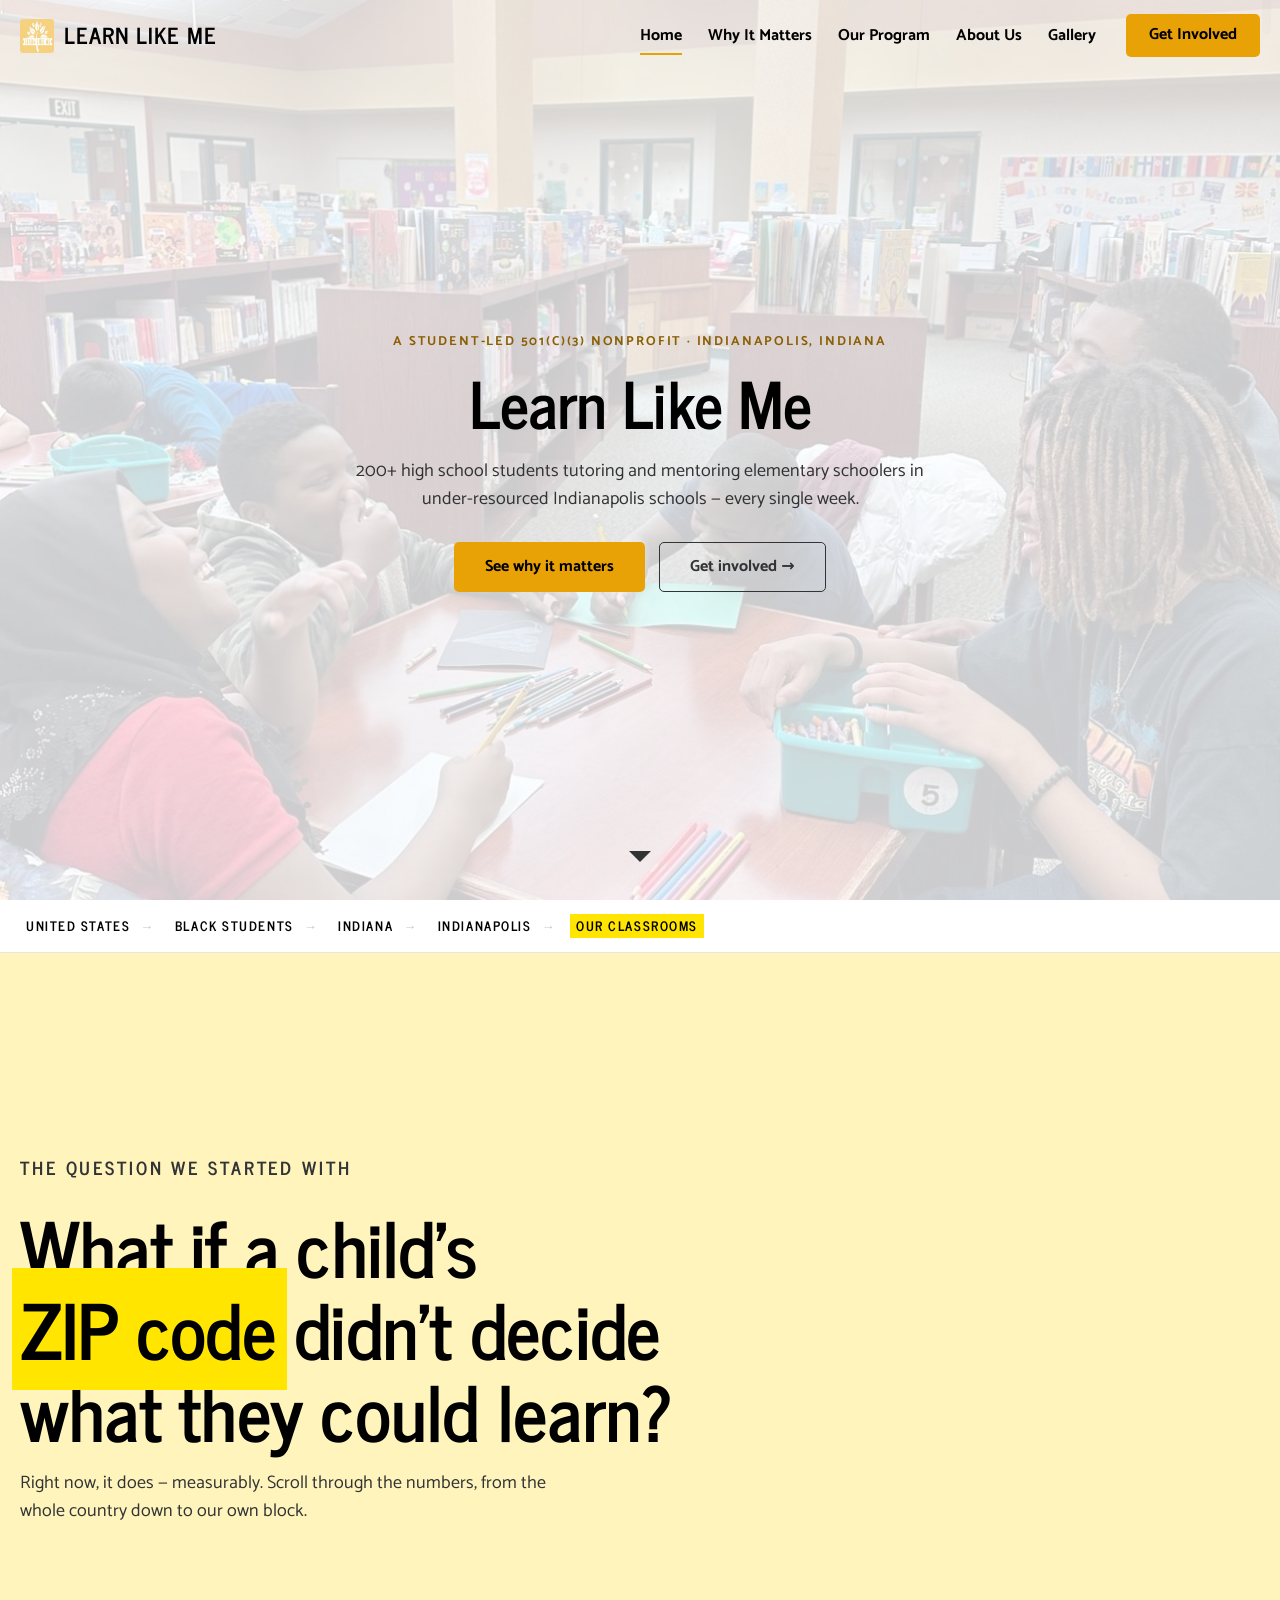
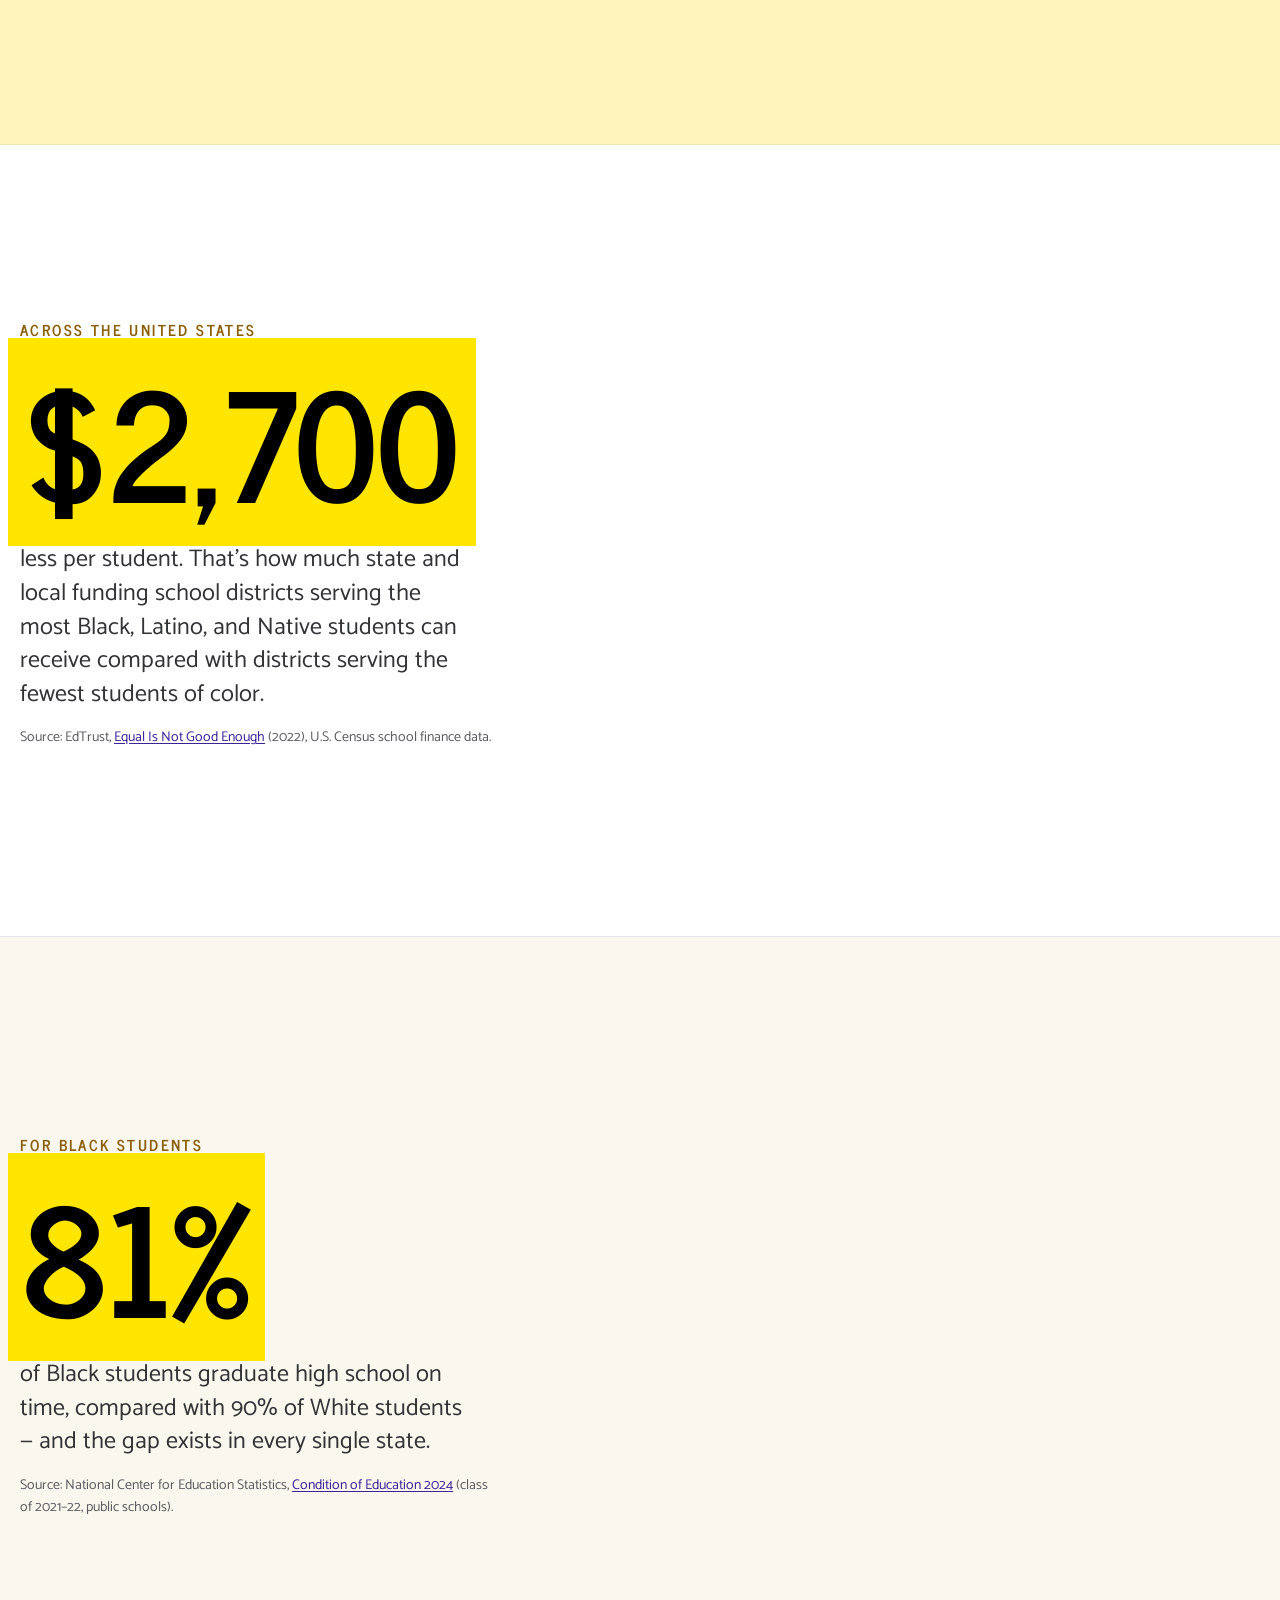
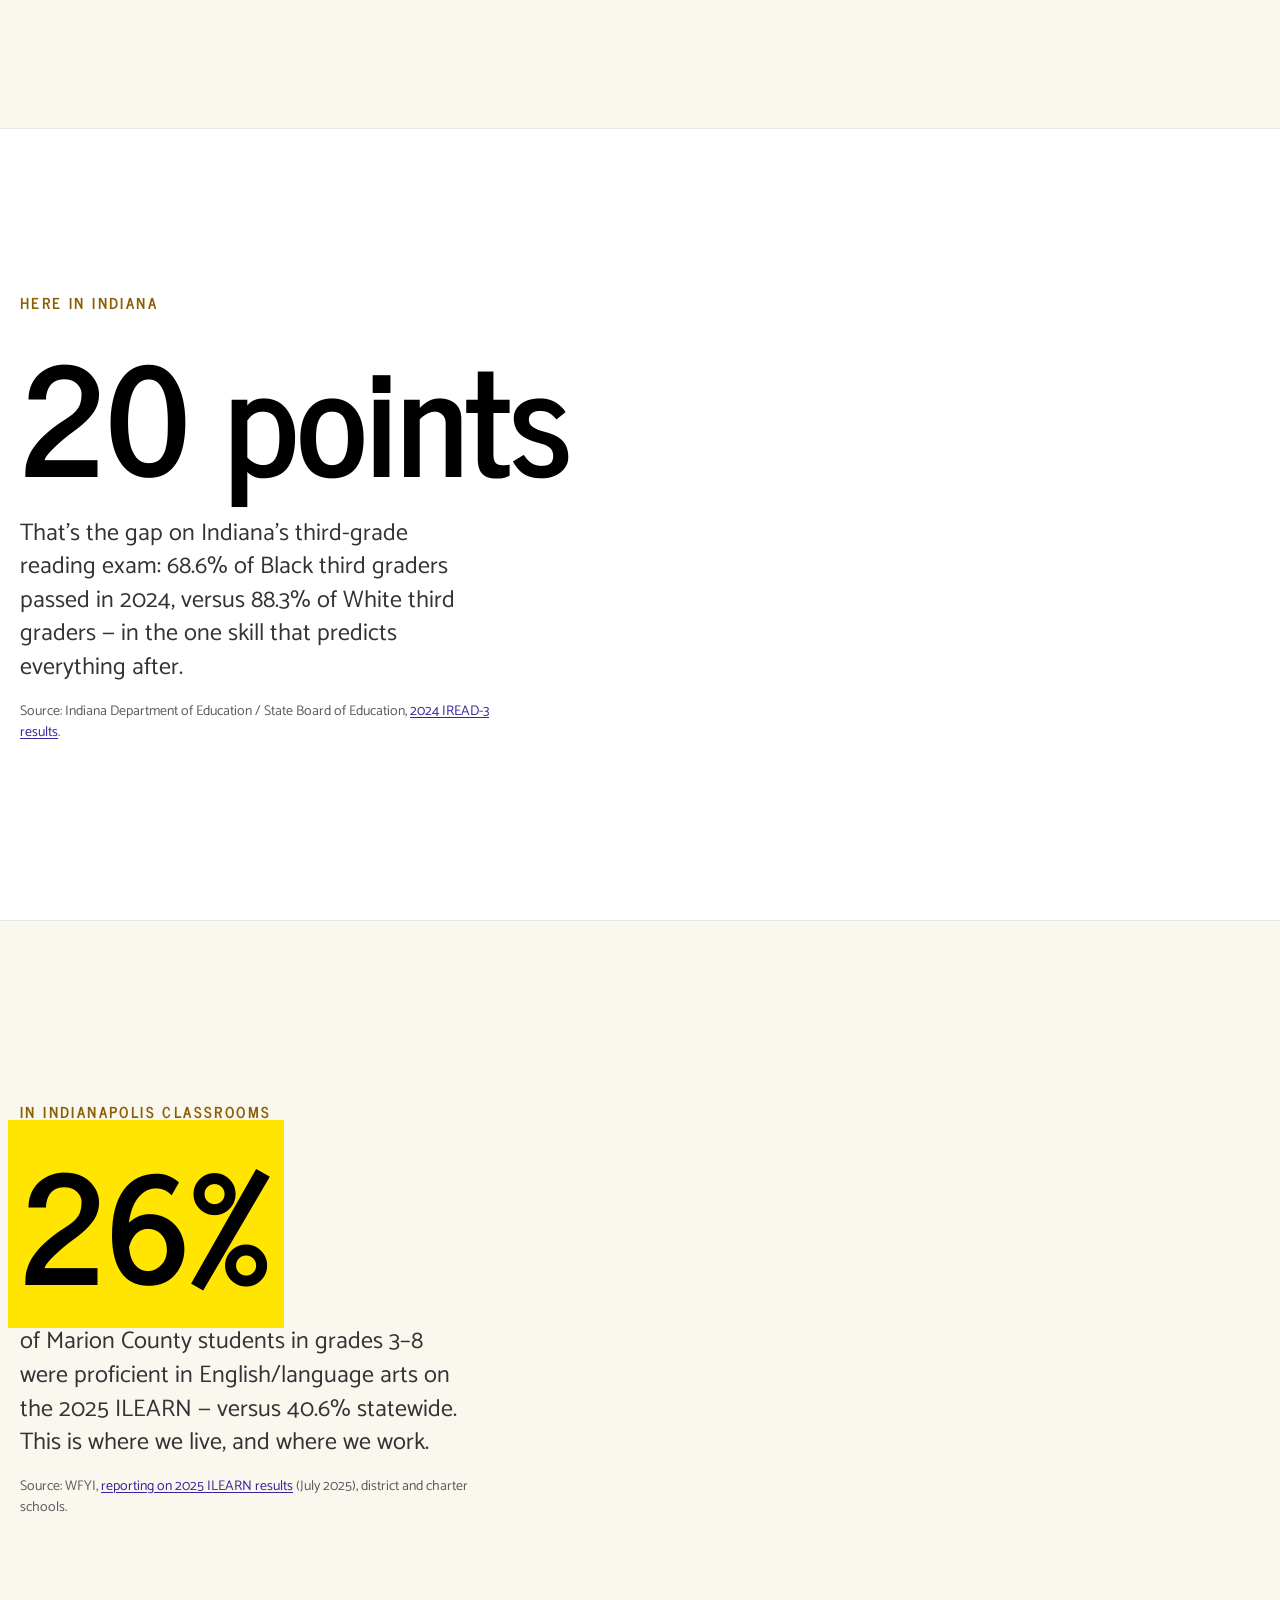
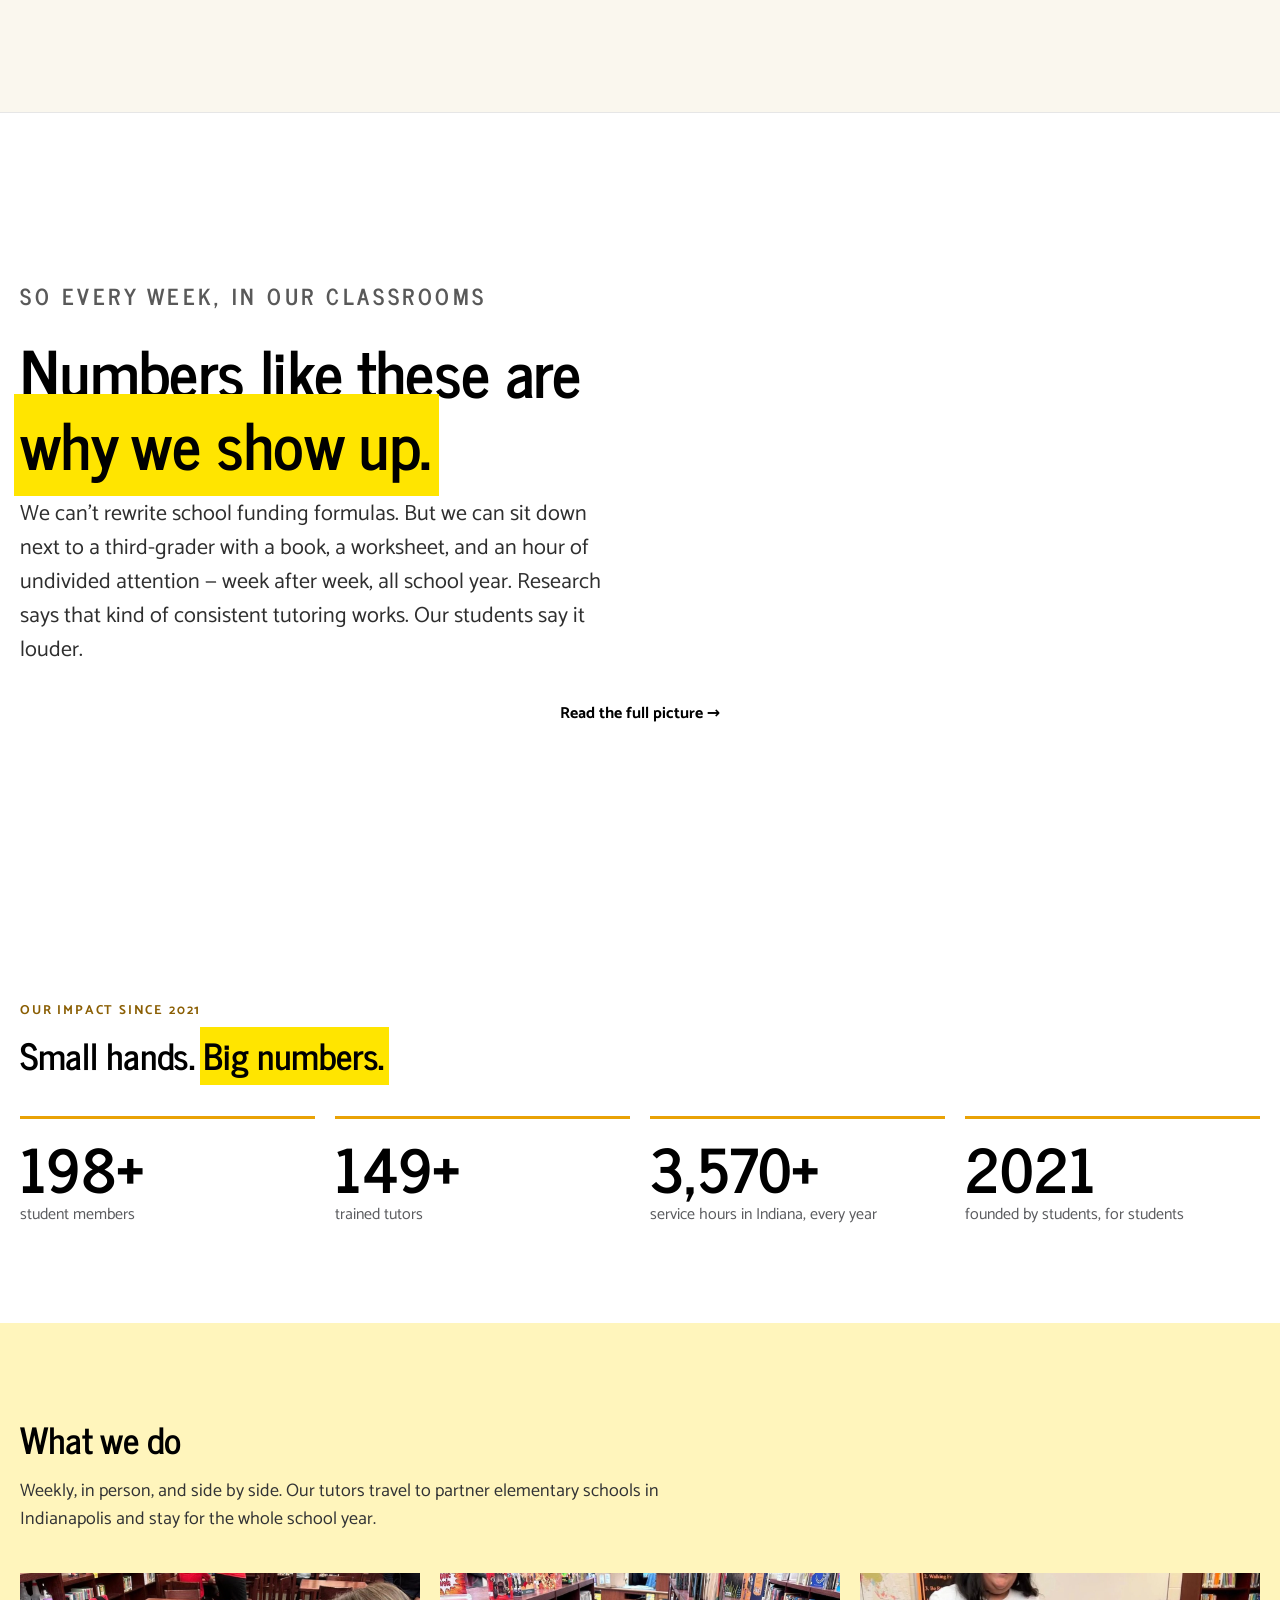
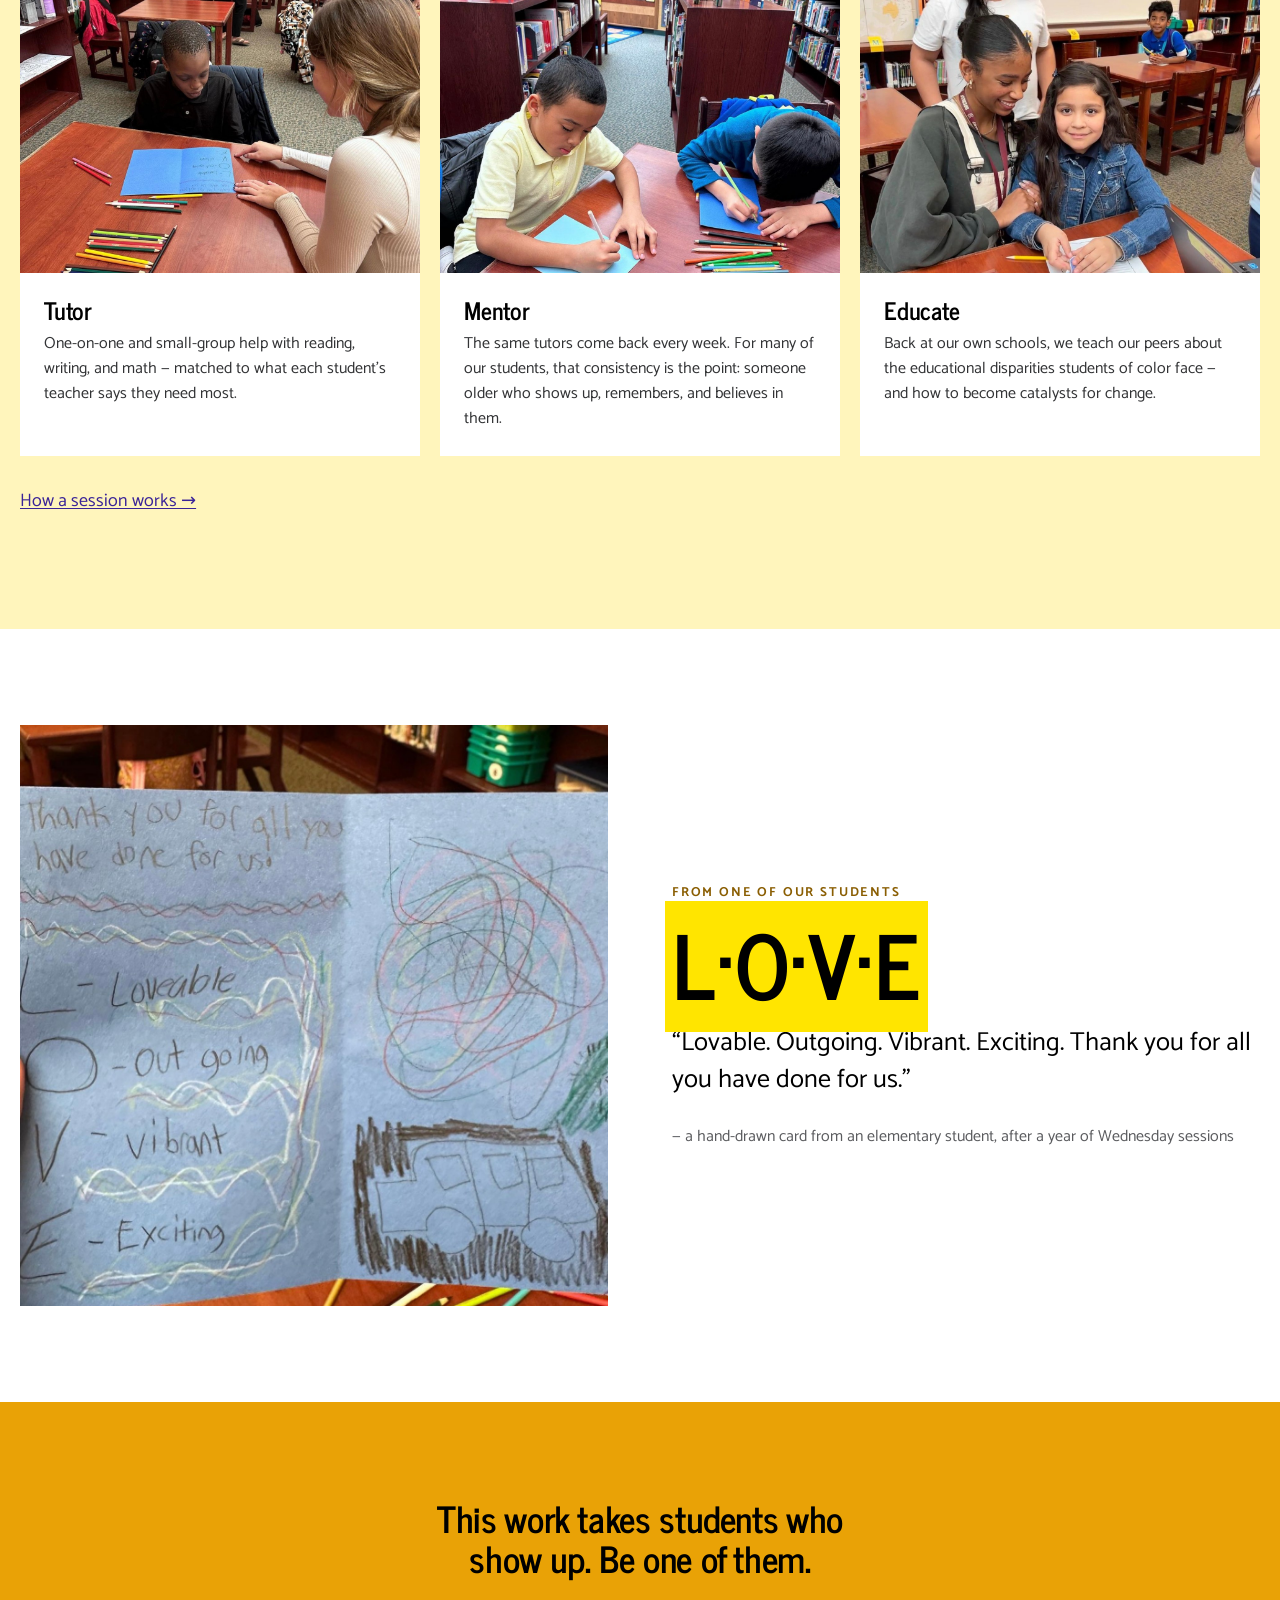
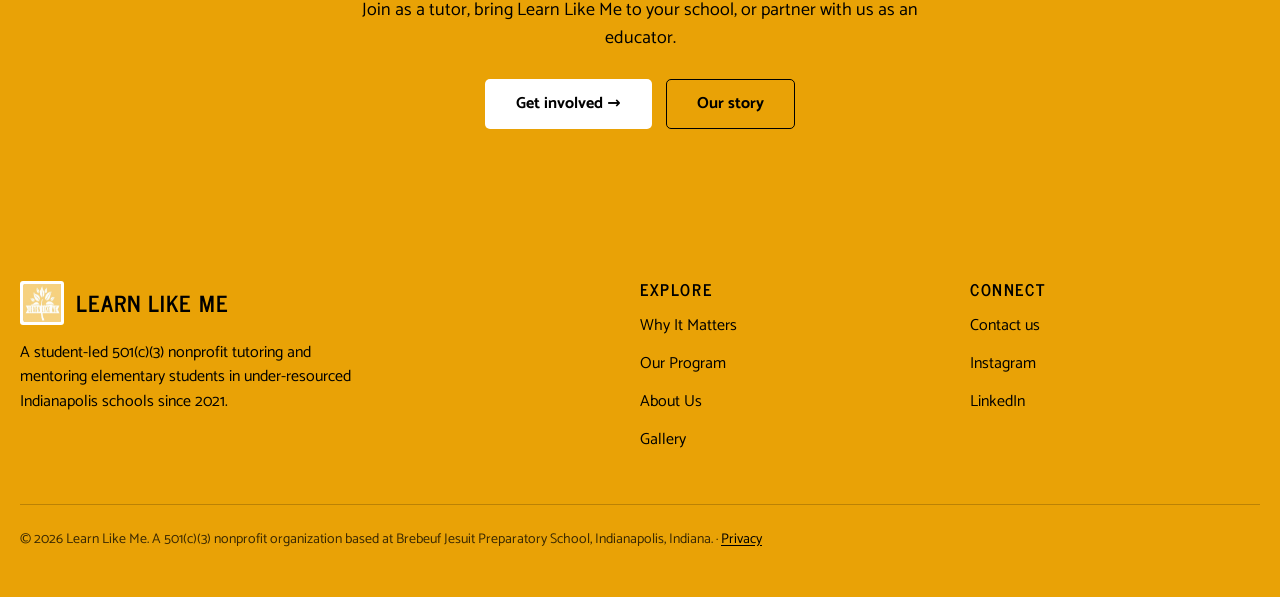
<file: index.html>
<!DOCTYPE html>
<html lang="en">
<head>
  <meta charset="UTF-8">
  <meta name="viewport" content="width=device-width, initial-scale=1">
  <title>Learn Like Me — Student tutors fighting educational inequity in Indianapolis</title>
  <meta name="description" content="Learn Like Me is a student-led 501(c)(3) nonprofit in Indianapolis. Every week, 200+ high school students tutor and mentor elementary schoolers in under-resourced, predominantly minority schools.">
  <link rel="canonical" href="https://www.learnlikeme.org/">
  <meta property="og:type" content="website">
  <meta property="og:site_name" content="Learn Like Me">
  <meta property="og:title" content="Learn Like Me — Student tutors fighting educational inequity in Indianapolis">
  <meta property="og:description" content="A student-led 501(c)(3) nonprofit. Every week, 200+ high school students tutor and mentor elementary schoolers in under-resourced Indianapolis schools.">
  <meta property="og:url" content="https://www.learnlikeme.org/">
  <meta property="og:image" content="https://www.learnlikeme.org/assets/img/og-image.jpg">
  <meta property="og:image:width" content="1200">
  <meta property="og:image:height" content="630">
  <meta name="twitter:card" content="summary_large_image">
  <link rel="icon" type="image/png" sizes="32x32" href="/assets/img/favicon-32.png">
  <link rel="apple-touch-icon" href="/assets/img/apple-touch-icon.png">
  <link rel="preconnect" href="https://fonts.googleapis.com">
  <link rel="preconnect" href="https://fonts.gstatic.com" crossorigin>
  <link href="https://fonts.googleapis.com/css2?family=News+Cycle:wght@700&family=Catamaran:wght@400;700&display=swap" rel="stylesheet">
  <link rel="stylesheet" href="/assets/css/styles.css?v=5">
  <script type="application/ld+json">
  {
    "@context": "https://schema.org",
    "@type": "NGO",
    "name": "Learn Like Me",
    "url": "https://www.learnlikeme.org/",
    "logo": "https://www.learnlikeme.org/assets/img/logo.png",
    "foundingDate": "2021",
    "description": "Learn Like Me is a student-led 501(c)(3) nonprofit in Indianapolis, Indiana. Student volunteers provide weekly tutoring and mentorship to elementary students in under-resourced, predominantly minority schools.",
    "address": {
      "@type": "PostalAddress",
      "addressLocality": "Indianapolis",
      "addressRegion": "IN",
      "addressCountry": "US"
    },
    "sameAs": [
      "https://www.instagram.com/learnlikemebjps/",
      "https://www.linkedin.com/company/learn-like-me/"
    ]
  }
  </script>
</head>
<body>
  <a class="skip-link" href="#main">Skip to content</a>

  <header class="nav">
    <div class="nav__inner">
      <a class="nav__brand" href="/"><img src="/assets/img/logo.png" alt="" width="34" height="34">Learn Like Me</a>
      <nav aria-label="Main">
        <ul class="nav__links">
          <li><a href="/" aria-current="page">Home</a></li>
          <li><a href="/why-it-matters/">Why It Matters</a></li>
          <li><a href="/our-program/">Our Program</a></li>
          <li><a href="/about-us/">About Us</a></li>
          <li><a href="/gallery/">Gallery</a></li>
          <li class="nav__cta"><a class="btn btn--primary" href="/contact/">Get Involved</a></li>
        </ul>
      </nav>
      <button class="nav__toggle" aria-expanded="false" aria-label="Menu"><span></span><span></span><span></span></button>
    </div>
  </header>

  <main id="main">

    <!-- Hero — the original site's light, centered cover -->
    <section class="hero">
      <div class="hero__img"><img src="/assets/img/library-session.jpg" alt="A Learn Like Me tutoring session around tables in an elementary school library" fetchpriority="high"></div>
      <div class="hero__scrim"></div>
      <div class="container hero__content">
        <p class="eyebrow">A student-led 501(c)(3) nonprofit &middot; Indianapolis, Indiana</p>
        <h1 class="hero__title">Learn Like Me</h1>
        <p class="hero__sub">200+ high school students tutoring and mentoring elementary schoolers in under-resourced Indianapolis schools &mdash; every single week.</p>
        <div class="hero__actions">
          <a class="btn btn--primary" href="#the-numbers">See why it matters</a>
          <a class="btn btn--outline" href="/contact/">Get involved &rarr;</a>
        </div>
      </div>
      <a class="hero__scroll" href="#the-numbers" aria-label="Scroll to why it matters">
        <svg width="22" height="11" viewBox="0 0 14 7" xmlns="http://www.w3.org/2000/svg" aria-hidden="true"><polygon points="7 7 0 0 14 0"></polygon></svg>
      </a>
    </section>

    <!-- Funnel: the signature scroll narrative -->
    <section class="funnel" id="the-numbers" aria-label="Why our work matters, in numbers">
      <div class="funnel__crumb" aria-hidden="true">
        <ol>
          <li data-panel="panel-us">United States</li>
          <li data-panel="panel-black">Black Students</li>
          <li data-panel="panel-indiana">Indiana</li>
          <li data-panel="panel-indy">Indianapolis</li>
          <li data-panel="panel-us-answer">Our Classrooms</li>
        </ol>
        <div class="funnel__progress" aria-hidden="true"></div>
      </div>

      <div class="funnel__panel funnel__panel--question">
        <div class="container">
          <p class="funnel__place">The question we started with</p>
          <p class="funnel__question">What if a child's <span class="hl">ZIP code</span> didn't decide what they could learn?</p>
          <p>Right now, it does &mdash; measurably. Scroll through the numbers, from the whole country down to our own block.</p>
        </div>
      </div>

      <div class="funnel__panel" id="panel-us">
        <div class="container">
          <p class="funnel__place">Across the United States</p>
          <p class="funnel__stat"><span class="hl">$<span data-count="2700">2,700</span></span></p>
          <p class="funnel__claim">less per student. That's how much state and local funding school districts serving the most Black, Latino, and Native students can receive compared with districts serving the fewest students of color.</p>
          <p class="funnel__source">Source: EdTrust, <a href="https://edtrust.org/rti/equal-is-not-good-enough/" rel="noopener">Equal Is Not Good Enough</a> (2022), U.S. Census school finance data.</p>
        </div>
      </div>

      <div class="funnel__panel" id="panel-black">
        <div class="container">
          <p class="funnel__place">For Black students</p>
          <p class="funnel__stat"><span class="hl"><span data-count="81">81</span>%</span></p>
          <p class="funnel__claim">of Black students graduate high school on time, compared with 90% of White students &mdash; and the gap exists in every single state.</p>
          <p class="funnel__source">Source: National Center for Education Statistics, <a href="https://nces.ed.gov/programs/coe/indicator/coi/high-school-graduation-rates" rel="noopener">Condition of Education 2024</a> (class of 2021&ndash;22, public schools).</p>
        </div>
      </div>

      <div class="funnel__panel" id="panel-indiana">
        <div class="container">
          <p class="funnel__place">Here in Indiana</p>
          <p class="funnel__stat"><span class="hl"><span data-count="20">20</span> points</span></p>
          <p class="funnel__claim">That's the gap on Indiana's third-grade reading exam: 68.6% of Black third graders passed in 2024, versus 88.3% of White third graders &mdash; in the one skill that predicts everything after.</p>
          <p class="funnel__source">Source: Indiana Department of Education / State Board of Education, <a href="https://www.in.gov/sboe/files/08.14.24-SBOE-IREAD-Results.pdf" rel="noopener">2024 IREAD-3 results</a>.</p>
        </div>
      </div>

      <div class="funnel__panel" id="panel-indy">
        <div class="container">
          <p class="funnel__place">In Indianapolis classrooms</p>
          <p class="funnel__stat"><span class="hl"><span data-count="26">26</span>%</span></p>
          <p class="funnel__claim">of Marion County students in grades 3&ndash;8 were proficient in English/language arts on the 2025 ILEARN &mdash; versus 40.6% statewide. This is where we live, and where we work.</p>
          <p class="funnel__source">Source: WFYI, <a href="https://www.wfyi.org/news/articles/marion-county-2025-student-achievement-ilearn-gaps" rel="noopener">reporting on 2025 ILEARN results</a> (July 2025), district and charter schools.</p>
        </div>
      </div>

      <div class="funnel__panel funnel__panel--pivot" id="panel-us-answer">
        <div class="container">
          <p class="funnel__place">So every week, in our classrooms</p>
          <h2>Numbers like these are <span class="hl">why we show up.</span></h2>
          <p>We can't rewrite school funding formulas. But we can sit down next to a third-grader with a book, a worksheet, and an hour of undivided attention &mdash; week after week, all school year. Research says that kind of consistent tutoring works. Our students say it louder.</p>
          <div class="hero__actions">
            <a class="btn btn--white" href="/why-it-matters/">Read the full picture &rarr;</a>
          </div>
        </div>
      </div>
    </section>

    <!-- Our impact -->
    <section class="band">
      <div class="container">
        <div class="section-head reveal">
          <p class="eyebrow" style="color: var(--llm-gold-700);">Our impact since 2021</p>
          <h2>Small hands. <span class="hl">Big numbers.</span></h2>
        </div>
        <div class="stats">
          <div class="stat reveal"><span class="stat__num"><span data-count="200">200</span>+</span><p class="stat__label">student members</p></div>
          <div class="stat reveal"><span class="stat__num"><span data-count="150">150</span>+</span><p class="stat__label">trained tutors</p></div>
          <div class="stat reveal"><span class="stat__num"><span data-count="3600">3,600</span>+</span><p class="stat__label">service hours in Indiana, every year</p></div>
          <div class="stat reveal"><span class="stat__num">2021</span><p class="stat__label">founded by students, for students</p></div>
        </div>
      </div>
    </section>

    <!-- What we do -->
    <section class="band band--cream">
      <div class="container">
        <div class="section-head reveal">
          <h2>What we do</h2>
          <p>Weekly, in person, and side by side. Our tutors travel to partner elementary schools in Indianapolis and stay for the whole school year.</p>
        </div>
        <div class="tiles">
          <div class="tile tile--white reveal">
            <div class="tile__img"><img src="/assets/img/tutoring-oneonone.jpg" alt="A Learn Like Me tutor working one-on-one with an elementary student in the school library" loading="lazy"></div>
            <div class="tile__body">
              <h3>Tutor</h3>
              <p>One-on-one and small-group help with reading, writing, and math &mdash; matched to what each student's teacher says they need most.</p>
            </div>
          </div>
          <div class="tile tile--white reveal">
            <div class="tile__img"><img src="/assets/img/tutoring-writing.jpg" alt="Two elementary students writing at a table during a Learn Like Me session" loading="lazy"></div>
            <div class="tile__body">
              <h3>Mentor</h3>
              <p>The same tutors come back every week. For many of our students, that consistency is the point: someone older who shows up, remembers, and believes in them.</p>
            </div>
          </div>
          <div class="tile tile--white reveal">
            <div class="tile__img"><img src="/assets/img/tutoring-smallgroup.jpg" alt="Learn Like Me tutors helping a small group of students with an activity" loading="lazy"></div>
            <div class="tile__body">
              <h3>Educate</h3>
              <p>Back at our own schools, we teach our peers about the educational disparities students of color face &mdash; and how to become catalysts for change.</p>
            </div>
          </div>
        </div>
        <p class="reveal" style="margin-top: 32px;"><a href="/our-program/">How a session works &rarr;</a></p>
      </div>
    </section>

    <!-- The thank-you card -->
    <section class="band">
      <div class="container">
        <div class="split">
          <div class="split__img reveal">
            <img src="/assets/img/thankyou-card.jpg" alt="A hand-drawn thank-you card from an elementary student spelling out L-O-V-E: Lovable, Outgoing, Vibrant, Exciting" loading="lazy">
          </div>
          <div class="reveal">
            <p class="eyebrow" style="color: var(--llm-gold-700);">From one of our students</p>
            <p class="lovequote__letters" aria-hidden="true"><span class="hl">L&middot;O&middot;V&middot;E</span></p>
            <blockquote>
              <p>&ldquo;Lovable. Outgoing. Vibrant. Exciting. Thank you for all you have done for us.&rdquo;</p>
              <footer>&mdash; a hand-drawn card from an elementary student, after a year of Wednesday sessions</footer>
            </blockquote>
          </div>
        </div>
      </div>
    </section>

    <!-- CTA -->
    <section class="band band--gold cta-band">
      <div class="container reveal">
        <h2>This work takes students who show up. Be one of them.</h2>
        <p>Join as a tutor, bring Learn Like Me to your school, or partner with us as an educator.</p>
        <div class="hero__actions">
          <a class="btn btn--white" href="/contact/">Get involved &rarr;</a>
          <a class="btn btn--outline" href="/about-us/">Our story</a>
        </div>
      </div>
    </section>
  </main>

  <footer class="footer">
    <div class="container">
      <div class="footer__grid">
        <div>
          <div class="footer__brand"><img src="/assets/img/logo.png" alt="Learn Like Me logo: a tree growing from an open book" width="44" height="44"><span>Learn Like Me</span></div>
          <p style="font-size: var(--fs-body); max-width: 40ch;">A student-led 501(c)(3) nonprofit tutoring and mentoring elementary students in under-resourced Indianapolis schools since 2021.</p>
        </div>
        <div>
          <h3>Explore</h3>
          <ul>
            <li><a href="/why-it-matters/">Why It Matters</a></li>
            <li><a href="/our-program/">Our Program</a></li>
            <li><a href="/about-us/">About Us</a></li>
            <li><a href="/gallery/">Gallery</a></li>
          </ul>
        </div>
        <div>
          <h3>Connect</h3>
          <ul>
            <li><a href="/contact/">Contact us</a></li>
            <li><a href="https://www.instagram.com/learnlikemebjps/" rel="noopener">Instagram</a></li>
            <li><a href="https://www.linkedin.com/company/learn-like-me/" rel="noopener">LinkedIn</a></li>
          </ul>
        </div>
      </div>
      <div class="footer__legal">
        <p>&copy; 2026 Learn Like Me. A 501(c)(3) nonprofit organization based at Brebeuf Jesuit Preparatory School, Indianapolis, Indiana. &middot; <a href="/privacy/">Privacy</a></p>
      </div>
    </div>
  </footer>

  <script src="/assets/js/main.js?v=5" defer></script>
</body>
</html>
</file>
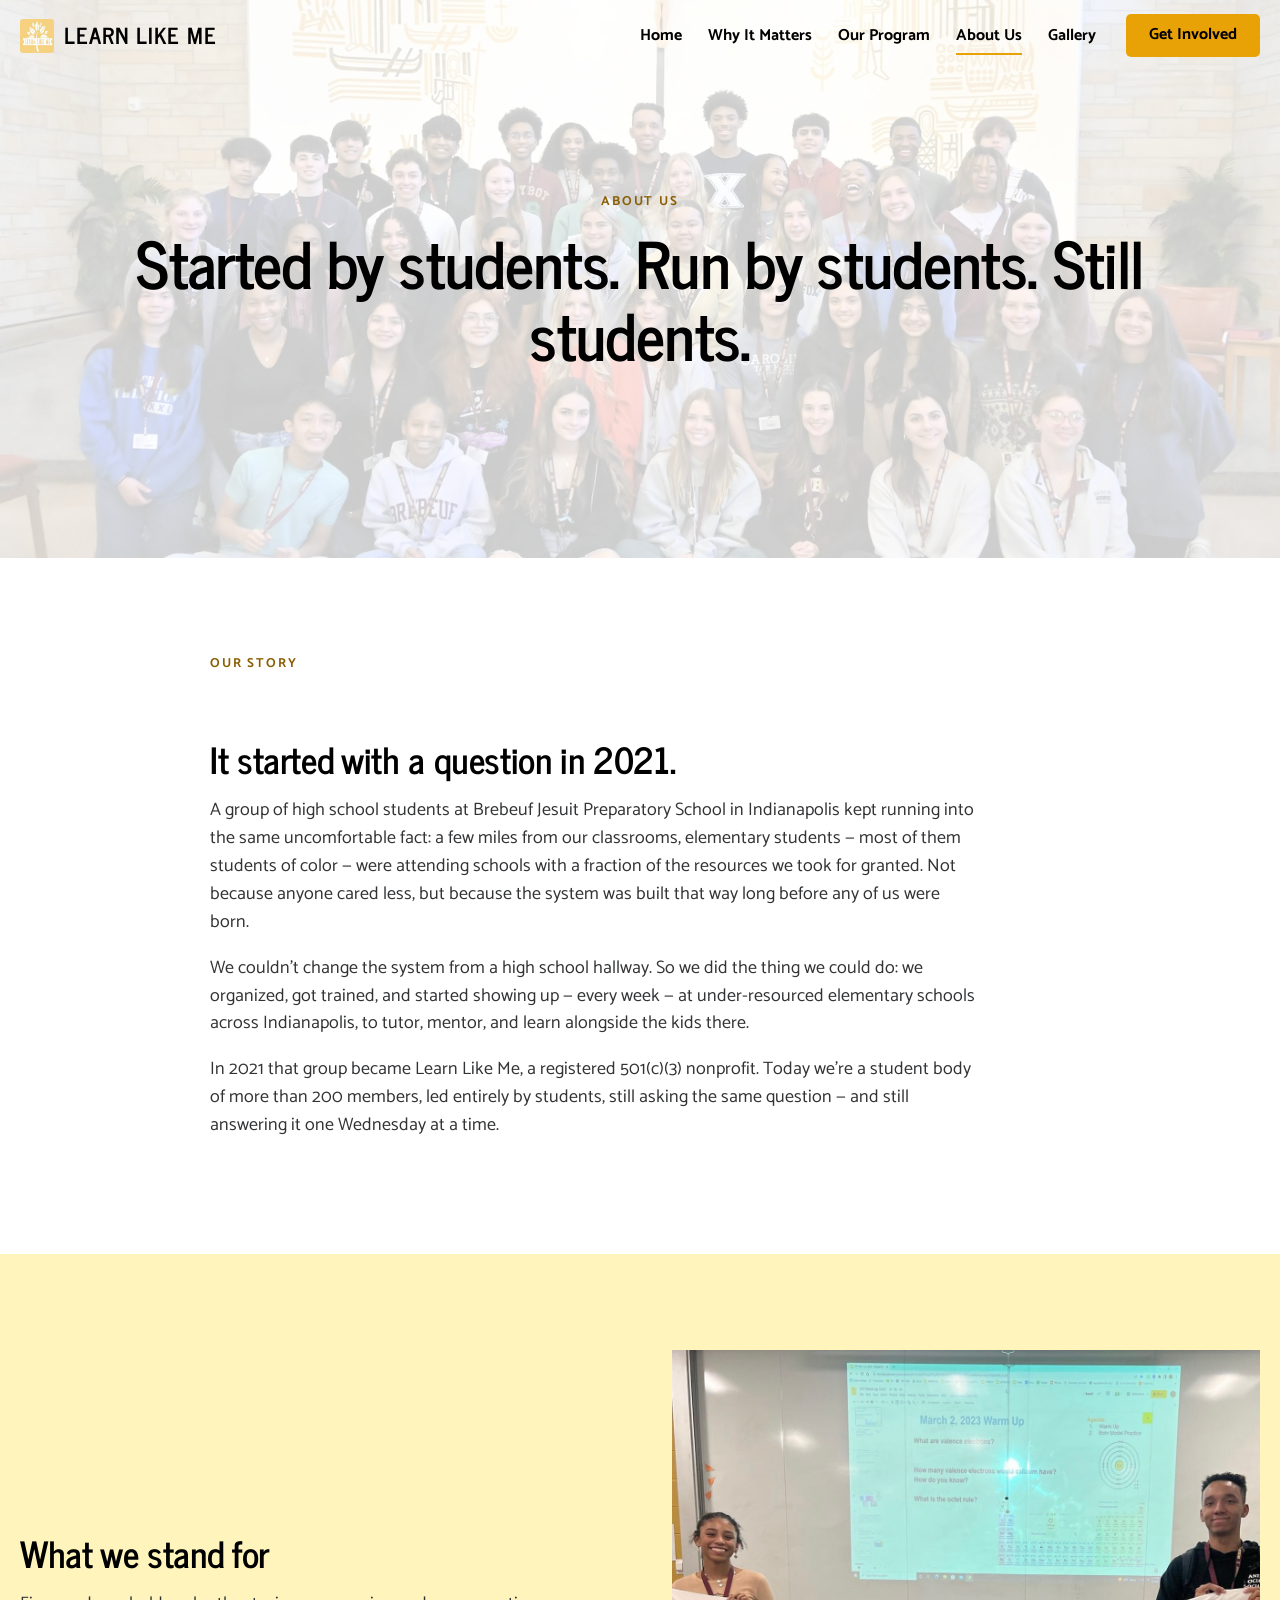
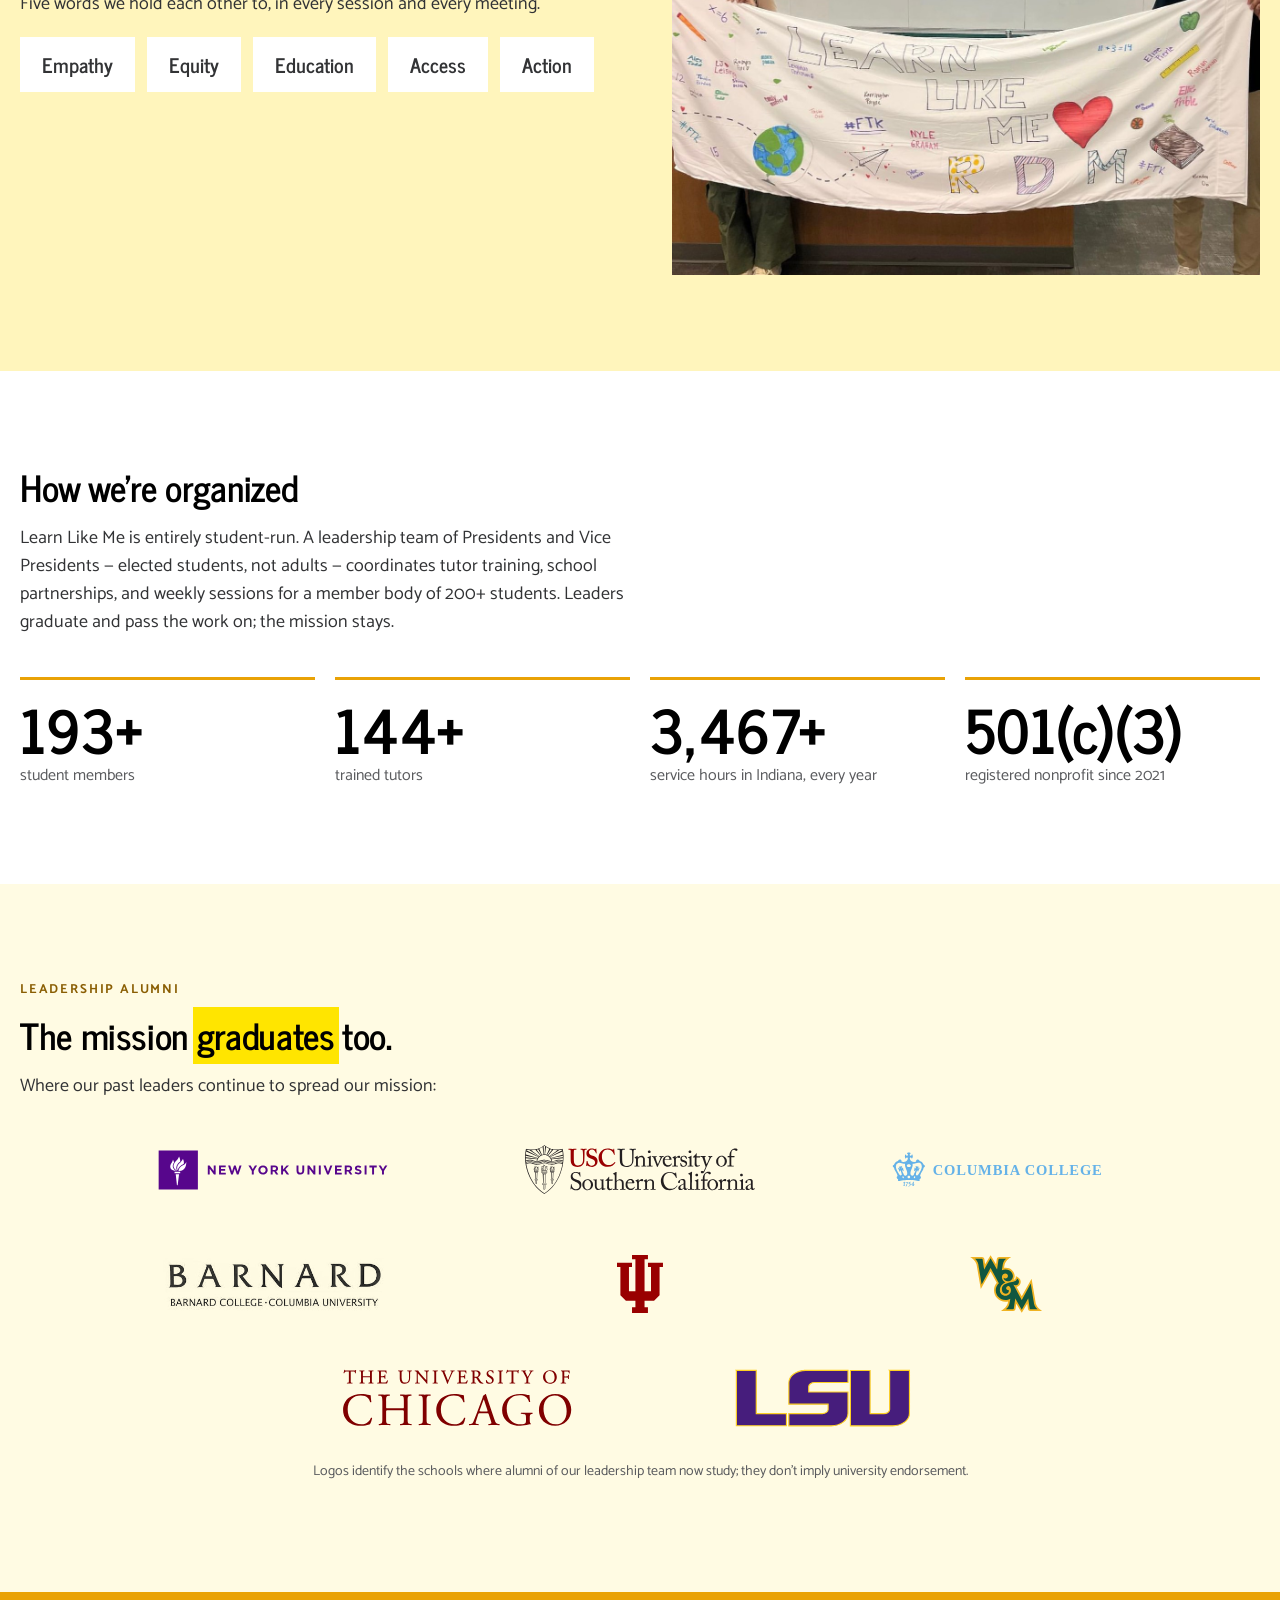
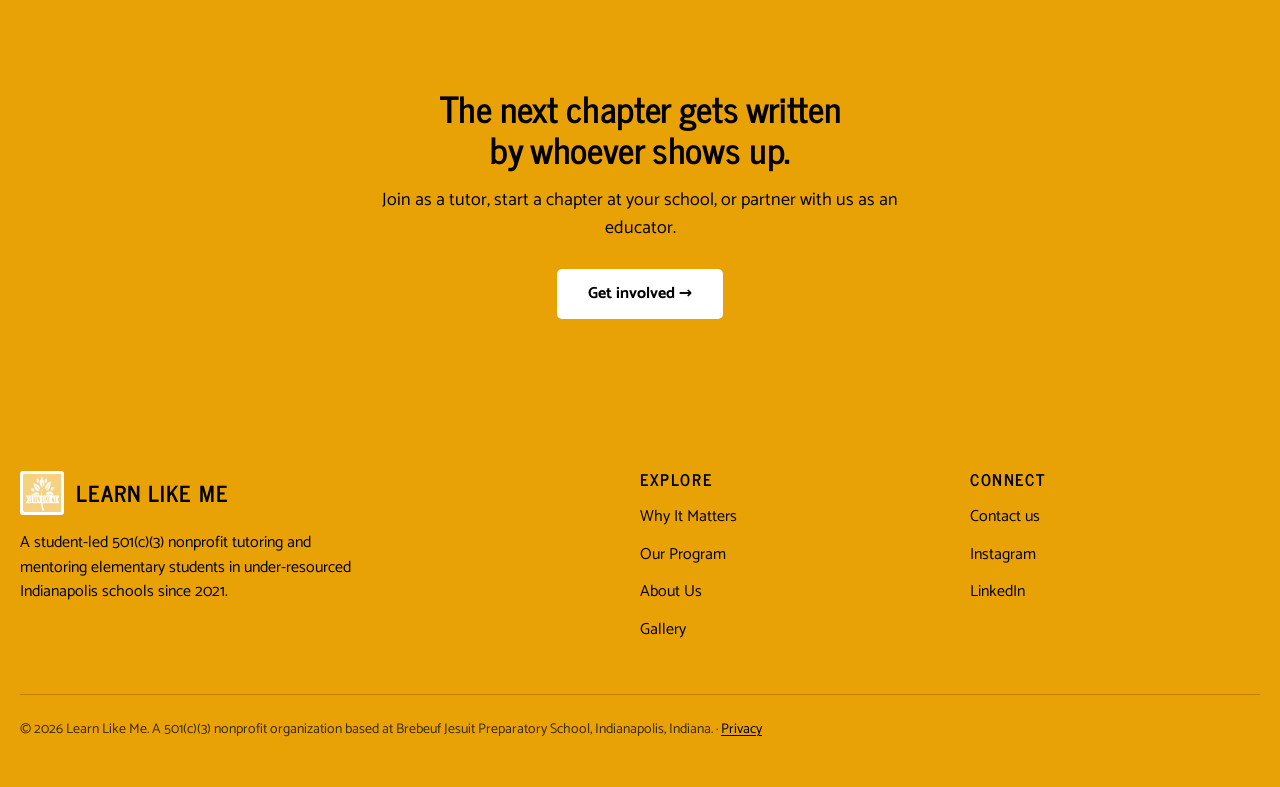
<file: about-us/index.html>
<!DOCTYPE html>
<html lang="en">
<head>
  <meta charset="UTF-8">
  <meta name="viewport" content="width=device-width, initial-scale=1">
  <title>About Us | Learn Like Me</title>
  <meta name="description" content="Learn Like Me was founded in 2021 by high school students at Brebeuf Jesuit in Indianapolis. Today we're 200+ student members tutoring elementary schoolers every week.">
  <link rel="canonical" href="https://www.learnlikeme.org/about-us/">
  <meta property="og:type" content="website">
  <meta property="og:site_name" content="Learn Like Me">
  <meta property="og:title" content="About Us | Learn Like Me">
  <meta property="og:description" content="Founded in 2021 by high school students in Indianapolis. Today: 200+ members, 150+ tutors, 3,600+ service hours a year.">
  <meta property="og:url" content="https://www.learnlikeme.org/about-us/">
  <meta property="og:image" content="https://www.learnlikeme.org/assets/img/og-image.jpg">
  <meta name="twitter:card" content="summary_large_image">
  <link rel="icon" type="image/png" sizes="32x32" href="/assets/img/favicon-32.png">
  <link rel="apple-touch-icon" href="/assets/img/apple-touch-icon.png">
  <link rel="preconnect" href="https://fonts.googleapis.com">
  <link rel="preconnect" href="https://fonts.gstatic.com" crossorigin>
  <link href="https://fonts.googleapis.com/css2?family=News+Cycle:wght@700&family=Catamaran:wght@400;700&display=swap" rel="stylesheet">
  <link rel="stylesheet" href="/assets/css/styles.css?v=5">
</head>
<body>
  <a class="skip-link" href="#main">Skip to content</a>

  <header class="nav">
    <div class="nav__inner">
      <a class="nav__brand" href="/"><img src="/assets/img/logo.png" alt="" width="34" height="34">Learn Like Me</a>
      <nav aria-label="Main">
        <ul class="nav__links">
          <li><a href="/">Home</a></li>
          <li><a href="/why-it-matters/">Why It Matters</a></li>
          <li><a href="/our-program/">Our Program</a></li>
          <li><a href="/about-us/" aria-current="page">About Us</a></li>
          <li><a href="/gallery/">Gallery</a></li>
          <li class="nav__cta"><a class="btn btn--primary" href="/contact/">Get Involved</a></li>
        </ul>
      </nav>
      <button class="nav__toggle" aria-expanded="false" aria-label="Menu"><span></span><span></span><span></span></button>
    </div>
  </header>

  <main id="main">
    <section class="hero hero--page">
      <div class="hero__img"><img src="/assets/img/group-brebeuf.jpg" alt="The Learn Like Me student body gathered together at Brebeuf Jesuit" fetchpriority="high"></div>
      <div class="hero__scrim"></div>
      <div class="container hero__content">
        <p class="eyebrow">About us</p>
        <h1 class="hero__title">Started by students. Run by students. Still students.</h1>
      </div>
    </section>

    <section class="band">
      <div class="container container--narrow">
        <article class="prose reveal">
          <p class="eyebrow" style="color: var(--llm-gold-700);">Our story</p>
          <h2>It started with a question in 2021.</h2>
          <p>A group of high school students at Brebeuf Jesuit Preparatory School in Indianapolis kept running into the same uncomfortable fact: a few miles from our classrooms, elementary students &mdash; most of them students of color &mdash; were attending schools with a fraction of the resources we took for granted. Not because anyone cared less, but because the system was built that way long before any of us were born.</p>
          <p>We couldn't change the system from a high school hallway. So we did the thing we could do: we organized, got trained, and started showing up &mdash; every week &mdash; at under-resourced elementary schools across Indianapolis, to tutor, mentor, and learn alongside the kids there.</p>
          <p>In 2021 that group became Learn Like Me, a registered 501(c)(3) nonprofit. Today we're a student body of more than 200 members, led entirely by students, still asking the same question &mdash; and still answering it one Wednesday at a time.</p>
        </article>
      </div>
    </section>

    <section class="band band--cream">
      <div class="container">
        <div class="split">
          <div class="reveal">
            <h2>What we stand for</h2>
            <p>Five words we hold each other to, in every session and every meeting.</p>
            <ul class="values">
              <li>Empathy</li>
              <li>Equity</li>
              <li>Education</li>
              <li>Access</li>
              <li>Action</li>
            </ul>
          </div>
          <div class="split__img reveal">
            <img src="/assets/img/banner-kids.jpg" alt="Elementary students standing behind a hand-painted Learn Like Me banner" loading="lazy">
          </div>
        </div>
      </div>
    </section>

    <section class="band">
      <div class="container">
        <div class="section-head reveal">
          <h2>How we're organized</h2>
          <p>Learn Like Me is entirely student-run. A leadership team of Presidents and Vice Presidents &mdash; elected students, not adults &mdash; coordinates tutor training, school partnerships, and weekly sessions for a member body of 200+ students. Leaders graduate and pass the work on; the mission stays.</p>
        </div>
        <div class="stats">
          <div class="stat reveal"><span class="stat__num"><span data-count="200">200</span>+</span><p class="stat__label">student members</p></div>
          <div class="stat reveal"><span class="stat__num"><span data-count="150">150</span>+</span><p class="stat__label">trained tutors</p></div>
          <div class="stat reveal"><span class="stat__num"><span data-count="3600">3,600</span>+</span><p class="stat__label">service hours in Indiana, every year</p></div>
          <div class="stat reveal"><span class="stat__num">501(c)(3)</span><p class="stat__label">registered nonprofit since 2021</p></div>
        </div>
      </div>
    </section>

    <section class="band band--cream-100" aria-labelledby="alumni-heading">
      <div class="container">
        <div class="section-head reveal">
          <p class="eyebrow">Leadership alumni</p>
          <h2 id="alumni-heading">The mission <span class="hl">graduates</span> too.</h2>
          <p>Where our past leaders continue to spread our mission:</p>
        </div>
        <div class="alumni-grid">
          <div class="alumni-logo reveal"><img src="/assets/img/alumni/nyu.svg" alt="New York University" loading="lazy"></div>
          <div class="alumni-logo reveal"><img src="/assets/img/alumni/usc.svg" alt="University of Southern California" loading="lazy"></div>
          <div class="alumni-logo reveal"><img src="/assets/img/alumni/columbiacollege.svg" alt="Columbia College" loading="lazy"></div>
          <div class="alumni-logo reveal"><img src="/assets/img/alumni/barnard.png" alt="Barnard College" loading="lazy"></div>
          <div class="alumni-logo reveal"><img src="/assets/img/alumni/indiana.svg" alt="Indiana University" loading="lazy"></div>
          <div class="alumni-logo reveal"><img src="/assets/img/alumni/williammary.svg" alt="William &amp; Mary" loading="lazy"></div>
          <div class="alumni-logo reveal"><img src="/assets/img/alumni/uchicago.svg" alt="University of Chicago" loading="lazy"></div>
          <div class="alumni-logo reveal"><img src="/assets/img/alumni/lsu.svg" alt="Louisiana State University" loading="lazy"></div>
        </div>
        <p class="alumni-note reveal">Logos identify the schools where alumni of our leadership team now study; they don't imply university endorsement.</p>
      </div>
    </section>

    <section class="band band--gold cta-band">
      <div class="container reveal">
        <h2>The next chapter gets written by whoever shows up.</h2>
        <p>Join as a tutor, start a chapter at your school, or partner with us as an educator.</p>
        <div class="hero__actions">
          <a class="btn btn--white" href="/contact/">Get involved &rarr;</a>
        </div>
      </div>
    </section>
  </main>

  <footer class="footer">
    <div class="container">
      <div class="footer__grid">
        <div>
          <div class="footer__brand"><img src="/assets/img/logo.png" alt="Learn Like Me logo: a tree growing from an open book" width="44" height="44"><span>Learn Like Me</span></div>
          <p style="font-size: var(--fs-body); max-width: 40ch;">A student-led 501(c)(3) nonprofit tutoring and mentoring elementary students in under-resourced Indianapolis schools since 2021.</p>
        </div>
        <div>
          <h3>Explore</h3>
          <ul>
            <li><a href="/why-it-matters/">Why It Matters</a></li>
            <li><a href="/our-program/">Our Program</a></li>
            <li><a href="/about-us/">About Us</a></li>
            <li><a href="/gallery/">Gallery</a></li>
          </ul>
        </div>
        <div>
          <h3>Connect</h3>
          <ul>
            <li><a href="/contact/">Contact us</a></li>
            <li><a href="https://www.instagram.com/learnlikemebjps/" rel="noopener">Instagram</a></li>
            <li><a href="https://www.linkedin.com/company/learn-like-me/" rel="noopener">LinkedIn</a></li>
          </ul>
        </div>
      </div>
      <div class="footer__legal">
        <p>&copy; 2026 Learn Like Me. A 501(c)(3) nonprofit organization based at Brebeuf Jesuit Preparatory School, Indianapolis, Indiana. &middot; <a href="/privacy/">Privacy</a></p>
      </div>
    </div>
  </footer>

  <script src="/assets/js/main.js?v=5" defer></script>
</body>
</html>
</file>
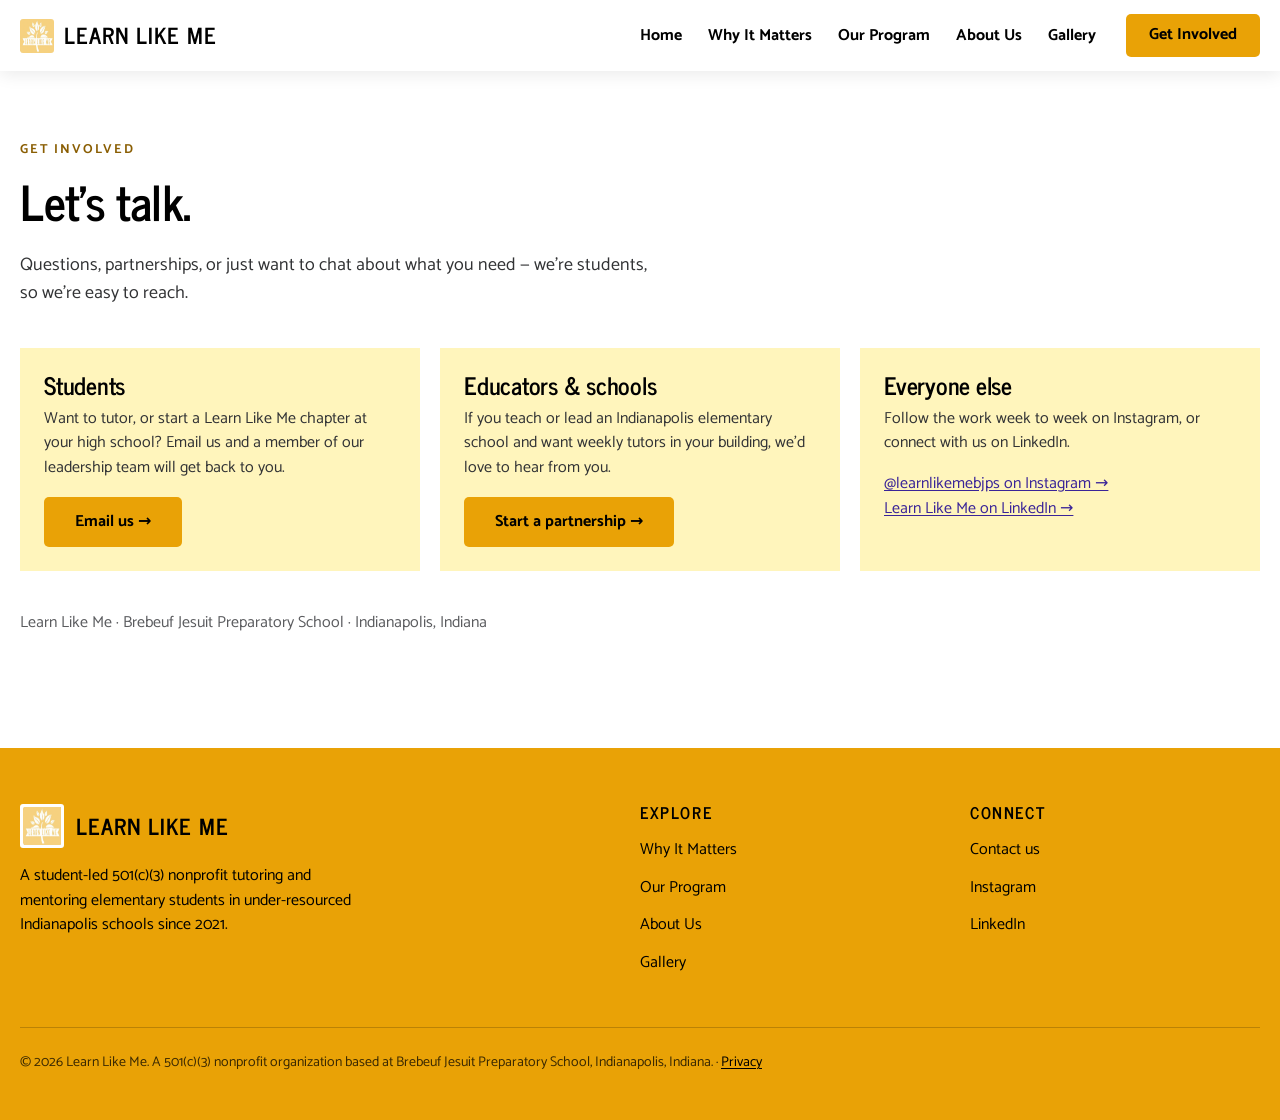
<file: contact/index.html>
<!DOCTYPE html>
<html lang="en">
<head>
  <meta charset="UTF-8">
  <meta name="viewport" content="width=device-width, initial-scale=1">
  <title>Get Involved | Learn Like Me</title>
  <meta name="description" content="Join Learn Like Me as a student tutor, bring the program to your Indianapolis school, or partner with us as an educator. Reach us by email or Instagram.">
  <link rel="canonical" href="https://www.learnlikeme.org/contact/">
  <meta property="og:type" content="website">
  <meta property="og:site_name" content="Learn Like Me">
  <meta property="og:title" content="Get Involved | Learn Like Me">
  <meta property="og:description" content="Join as a tutor, bring Learn Like Me to your school, or partner with us as an educator.">
  <meta property="og:url" content="https://www.learnlikeme.org/contact/">
  <meta property="og:image" content="https://www.learnlikeme.org/assets/img/og-image.jpg">
  <meta name="twitter:card" content="summary_large_image">
  <link rel="icon" type="image/png" sizes="32x32" href="/assets/img/favicon-32.png">
  <link rel="apple-touch-icon" href="/assets/img/apple-touch-icon.png">
  <link rel="preconnect" href="https://fonts.googleapis.com">
  <link rel="preconnect" href="https://fonts.gstatic.com" crossorigin>
  <link href="https://fonts.googleapis.com/css2?family=News+Cycle:wght@700&family=Catamaran:wght@400;700&display=swap" rel="stylesheet">
  <link rel="stylesheet" href="/assets/css/styles.css?v=5">
</head>
<body>
  <a class="skip-link" href="#main">Skip to content</a>

  <header class="nav nav--solid">
    <div class="nav__inner">
      <a class="nav__brand" href="/"><img src="/assets/img/logo.png" alt="" width="34" height="34">Learn Like Me</a>
      <nav aria-label="Main">
        <ul class="nav__links">
          <li><a href="/">Home</a></li>
          <li><a href="/why-it-matters/">Why It Matters</a></li>
          <li><a href="/our-program/">Our Program</a></li>
          <li><a href="/about-us/">About Us</a></li>
          <li><a href="/gallery/">Gallery</a></li>
          <li class="nav__cta"><a class="btn btn--primary" href="/contact/" aria-current="page">Get Involved</a></li>
        </ul>
      </nav>
      <button class="nav__toggle" aria-expanded="false" aria-label="Menu"><span></span><span></span><span></span></button>
    </div>
  </header>

  <main id="main">
    <section class="band" style="padding-top: 140px;">
      <div class="container">
        <div class="section-head">
          <p class="eyebrow" style="color: var(--llm-gold-700);">Get involved</p>
          <h1>Let's talk.</h1>
          <p>Questions, partnerships, or just want to chat about what you need &mdash; we're students, so we're easy to reach.</p>
        </div>

        <div class="tiles">
          <div class="tile reveal">
            <div class="tile__body">
              <h3>Students</h3>
              <p>Want to tutor, or start a Learn Like Me chapter at your high school? Email us and a member of our leadership team will get back to you.</p>
              <p style="margin-top: 16px;"><a class="btn btn--primary" href="mailto:iannan27@amdg.brebeuf.org?subject=I%20want%20to%20get%20involved">Email us &rarr;</a></p>
            </div>
          </div>
          <div class="tile reveal">
            <div class="tile__body">
              <h3>Educators &amp; schools</h3>
              <p>If you teach or lead an Indianapolis elementary school and want weekly tutors in your building, we'd love to hear from you.</p>
              <p style="margin-top: 16px;"><a class="btn btn--primary" href="mailto:iannan27@amdg.brebeuf.org?subject=School%20partnership">Start a partnership &rarr;</a></p>
            </div>
          </div>
          <div class="tile reveal">
            <div class="tile__body">
              <h3>Everyone else</h3>
              <p>Follow the work week to week on Instagram, or connect with us on LinkedIn.</p>
              <p style="margin-top: 16px;">
                <a href="https://www.instagram.com/learnlikemebjps/" rel="noopener">@learnlikemebjps on Instagram &rarr;</a><br>
                <a href="https://www.linkedin.com/company/learn-like-me/" rel="noopener">Learn Like Me on LinkedIn &rarr;</a>
              </p>
            </div>
          </div>
        </div>

        <p class="reveal" style="margin-top: 40px; color: var(--llm-ink-600); font-size: var(--fs-body);">Learn Like Me &middot; Brebeuf Jesuit Preparatory School &middot; Indianapolis, Indiana</p>
      </div>
    </section>
  </main>

  <footer class="footer">
    <div class="container">
      <div class="footer__grid">
        <div>
          <div class="footer__brand"><img src="/assets/img/logo.png" alt="Learn Like Me logo: a tree growing from an open book" width="44" height="44"><span>Learn Like Me</span></div>
          <p style="font-size: var(--fs-body); max-width: 40ch;">A student-led 501(c)(3) nonprofit tutoring and mentoring elementary students in under-resourced Indianapolis schools since 2021.</p>
        </div>
        <div>
          <h3>Explore</h3>
          <ul>
            <li><a href="/why-it-matters/">Why It Matters</a></li>
            <li><a href="/our-program/">Our Program</a></li>
            <li><a href="/about-us/">About Us</a></li>
            <li><a href="/gallery/">Gallery</a></li>
          </ul>
        </div>
        <div>
          <h3>Connect</h3>
          <ul>
            <li><a href="/contact/">Contact us</a></li>
            <li><a href="https://www.instagram.com/learnlikemebjps/" rel="noopener">Instagram</a></li>
            <li><a href="https://www.linkedin.com/company/learn-like-me/" rel="noopener">LinkedIn</a></li>
          </ul>
        </div>
      </div>
      <div class="footer__legal">
        <p>&copy; 2026 Learn Like Me. A 501(c)(3) nonprofit organization based at Brebeuf Jesuit Preparatory School, Indianapolis, Indiana. &middot; <a href="/privacy/">Privacy</a></p>
      </div>
    </div>
  </footer>

  <script src="/assets/js/main.js?v=5" defer></script>
</body>
</html>
</file>
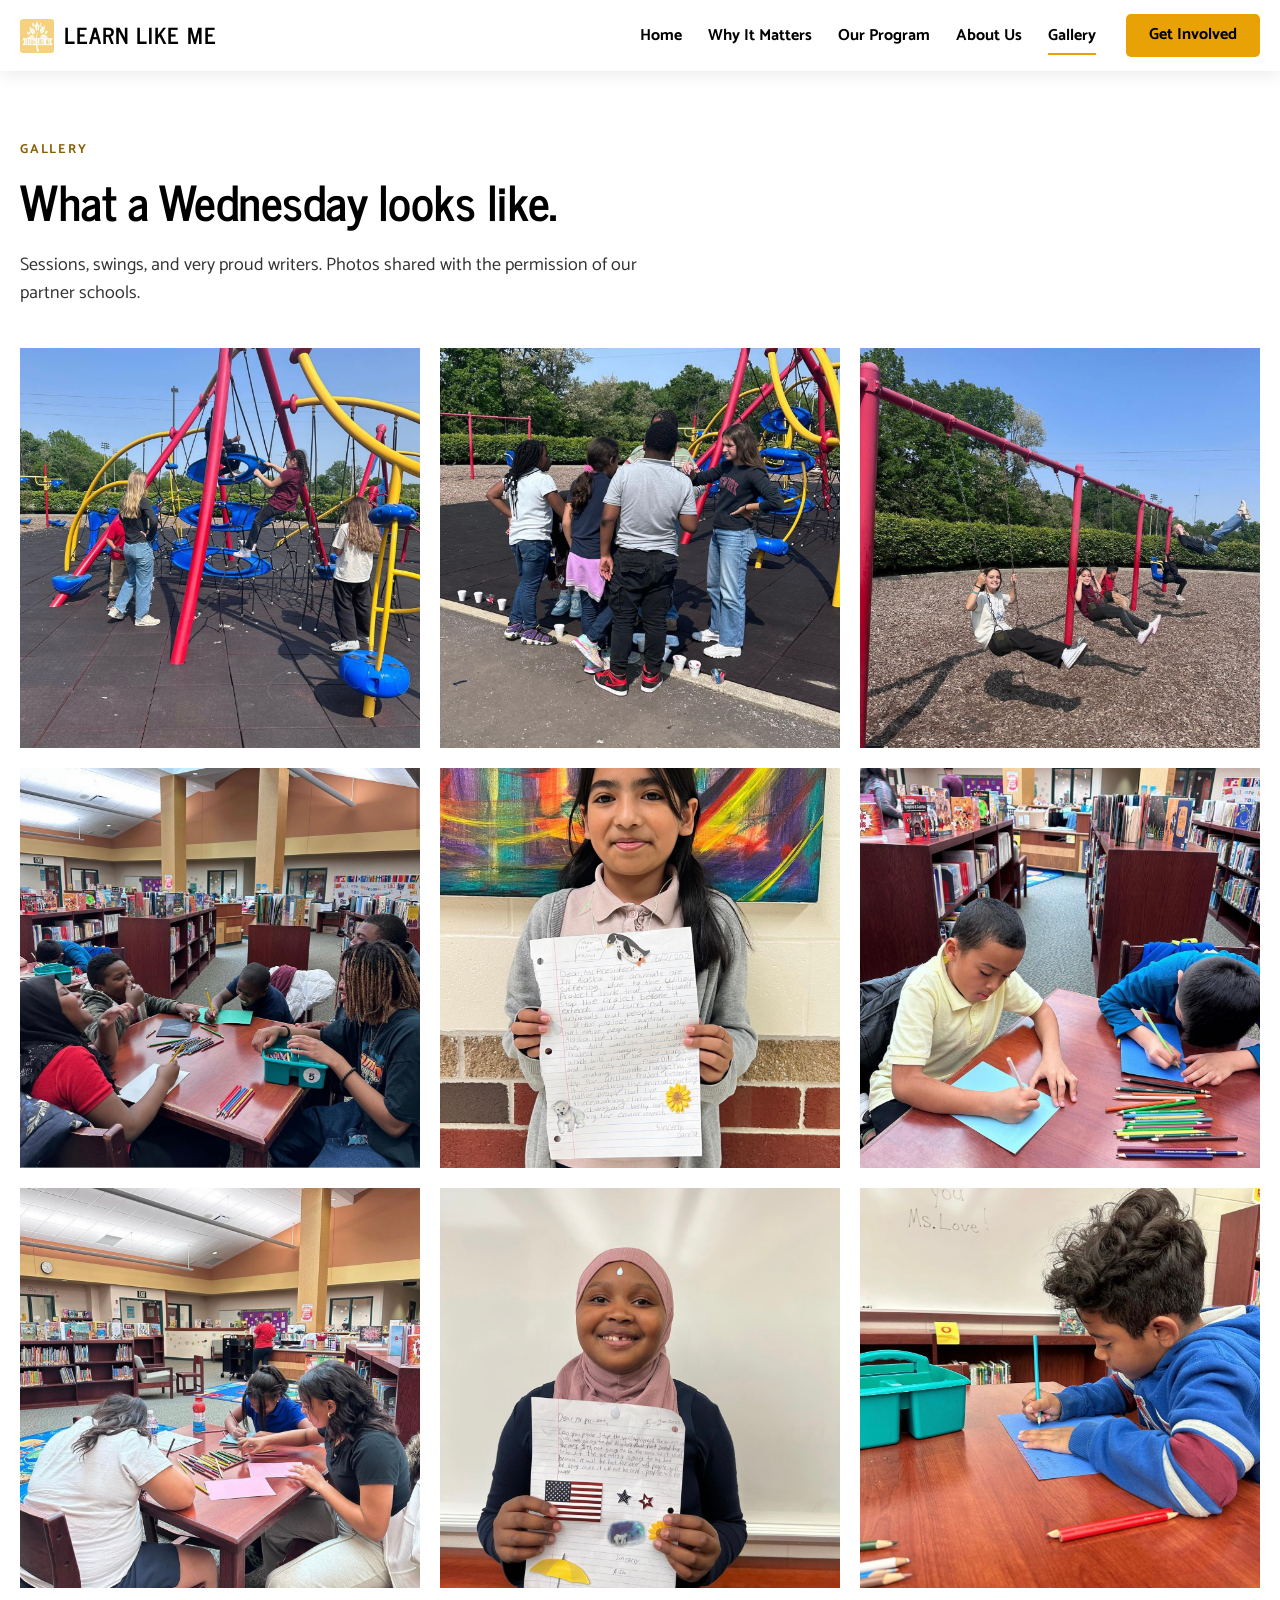
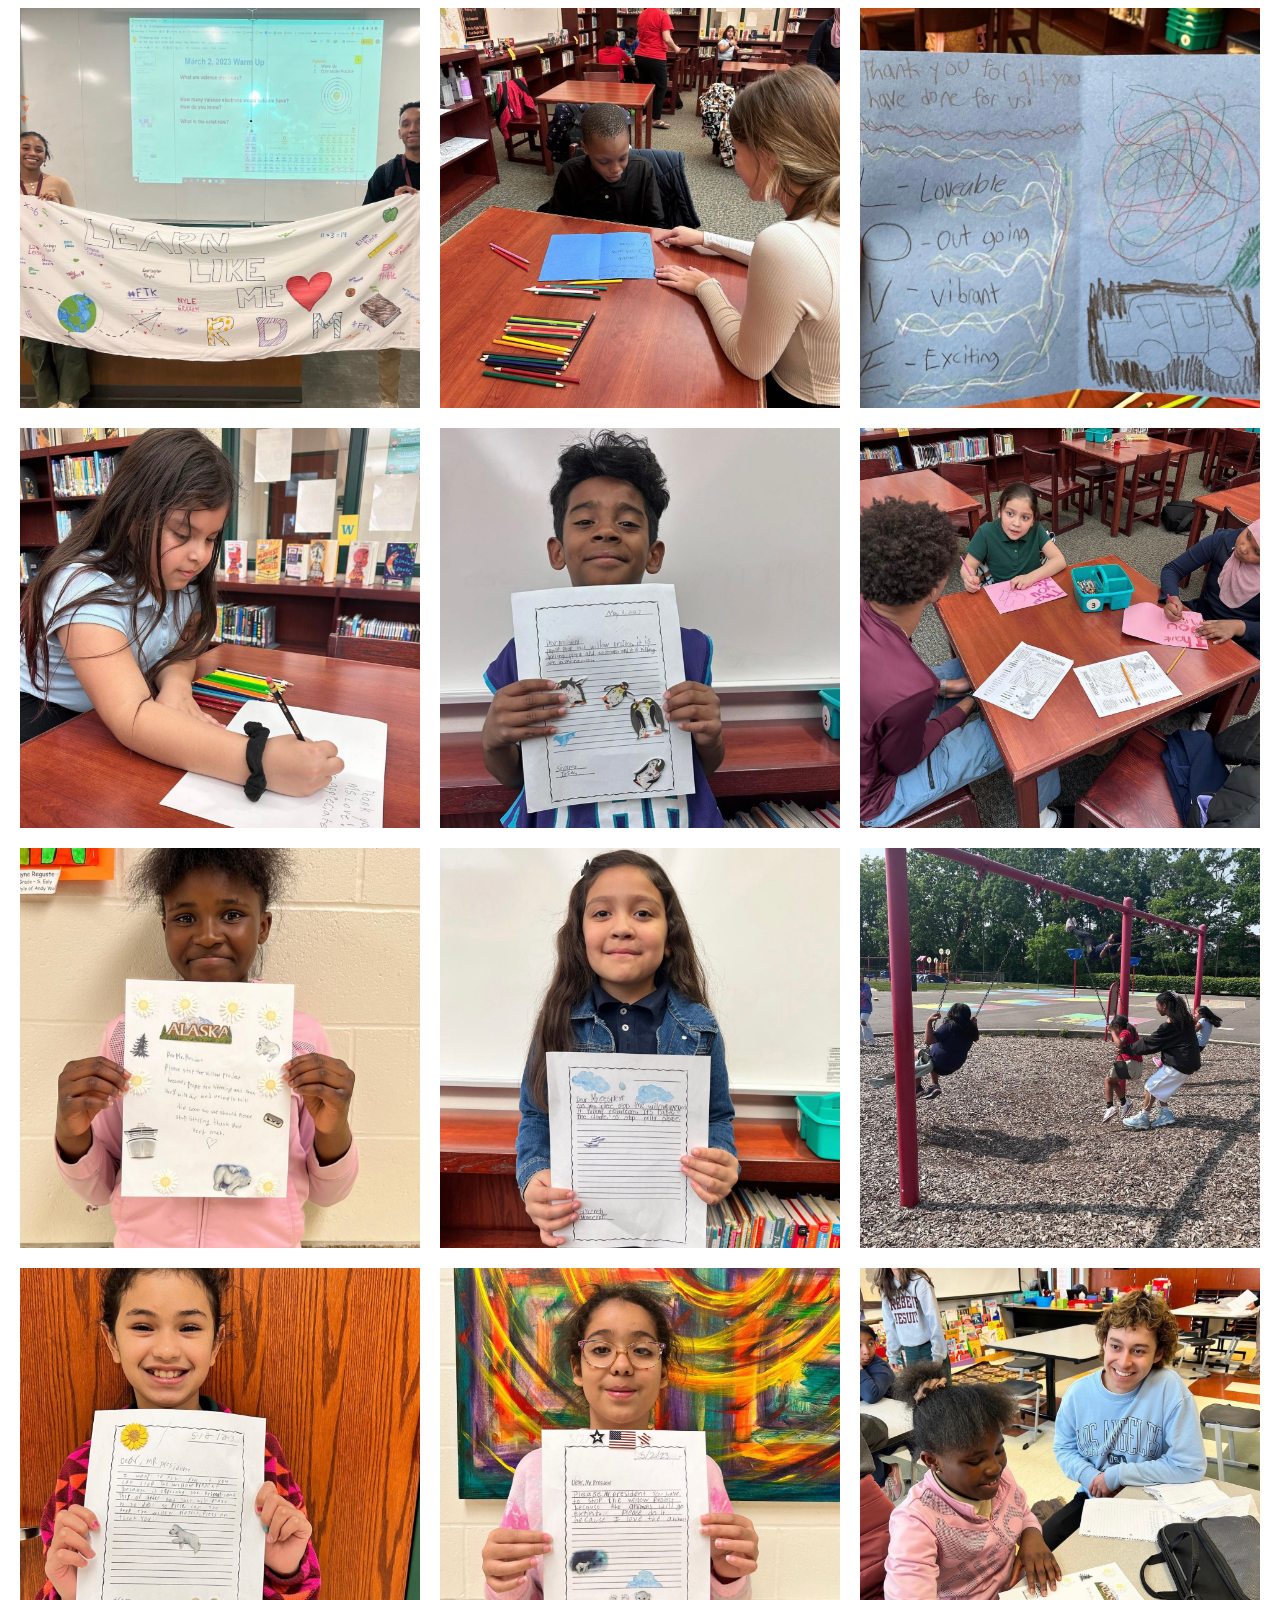
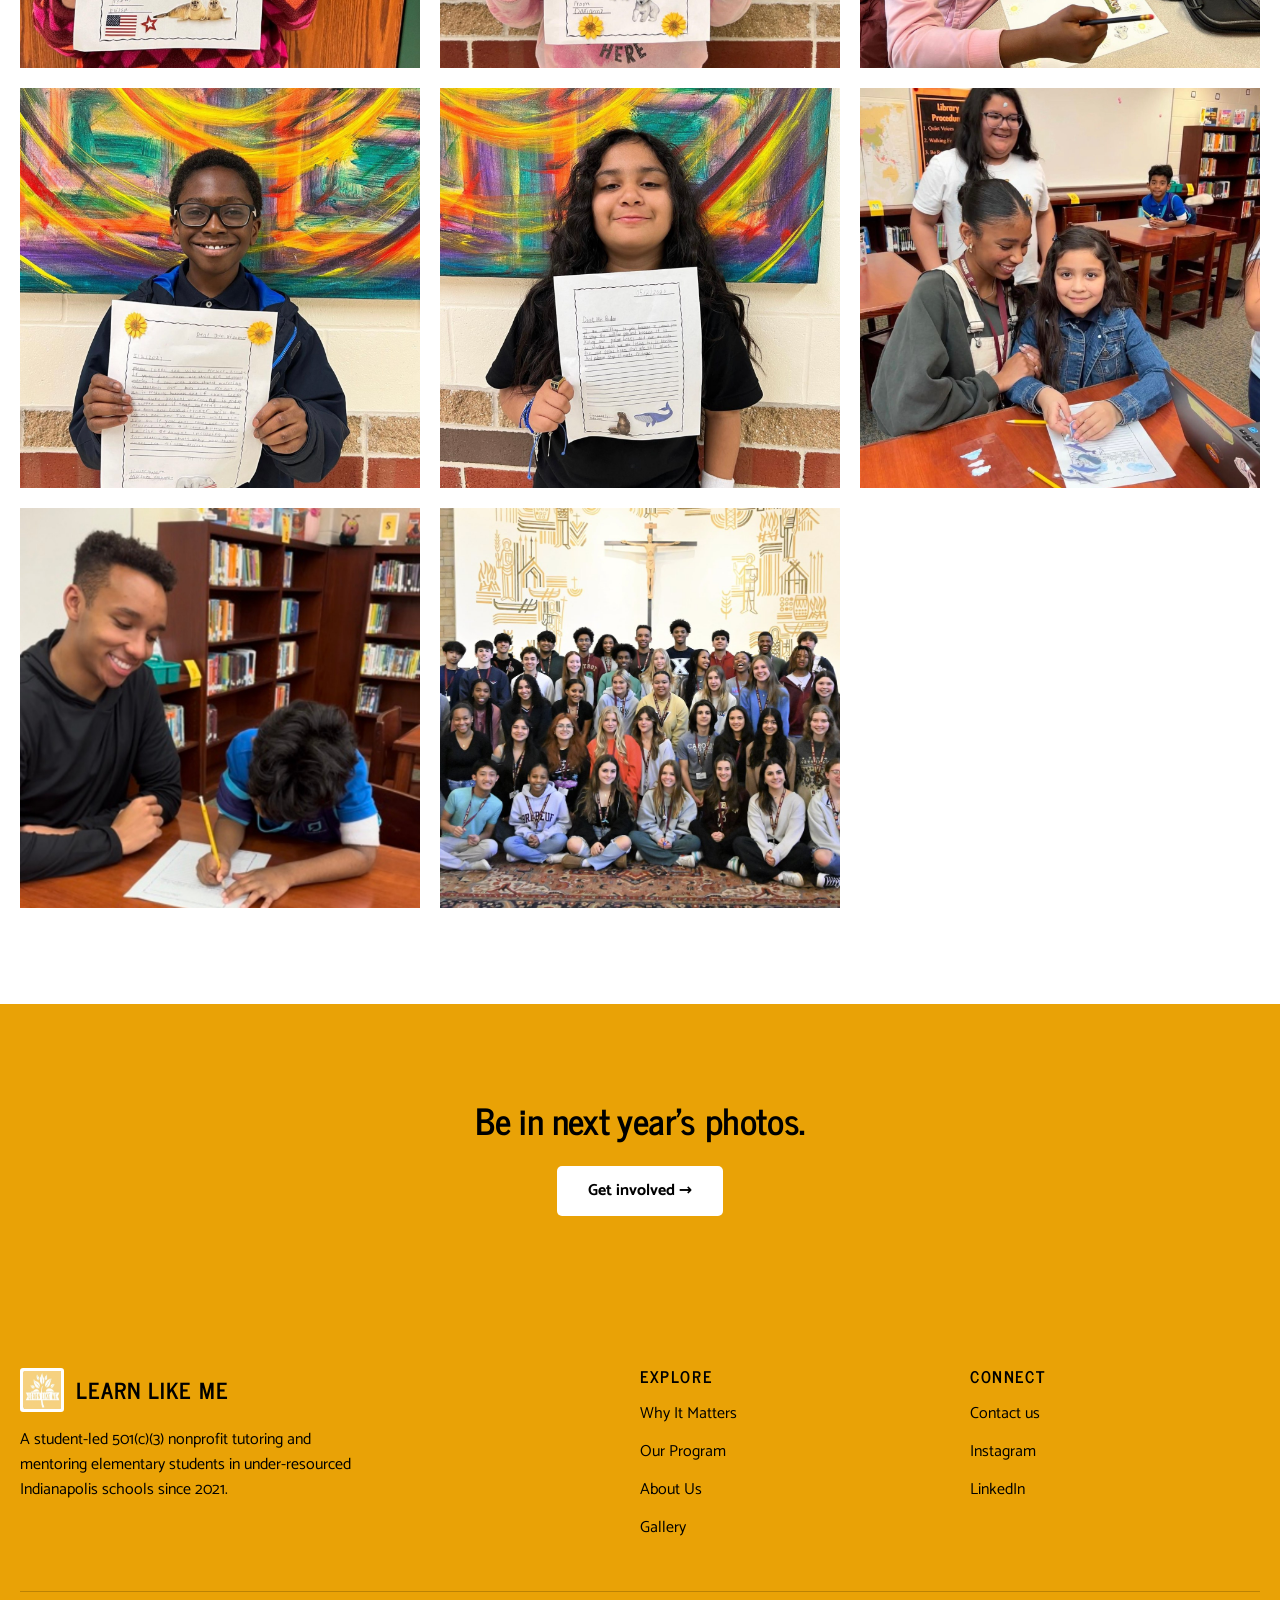
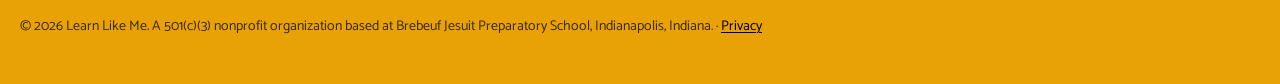
<file: gallery/index.html>
<!DOCTYPE html>
<html lang="en">
<head>
  <meta charset="UTF-8">
  <meta name="viewport" content="width=device-width, initial-scale=1">
  <title>Gallery | Learn Like Me</title>
  <meta name="description" content="Photos from Learn Like Me's weekly tutoring and mentorship sessions at under-resourced elementary schools in Indianapolis.">
  <link rel="canonical" href="https://www.learnlikeme.org/gallery/">
  <meta property="og:type" content="website">
  <meta property="og:site_name" content="Learn Like Me">
  <meta property="og:title" content="Gallery | Learn Like Me">
  <meta property="og:description" content="Photos from our weekly tutoring and mentorship sessions in Indianapolis.">
  <meta property="og:url" content="https://www.learnlikeme.org/gallery/">
  <meta property="og:image" content="https://www.learnlikeme.org/assets/img/og-image.jpg">
  <meta name="twitter:card" content="summary_large_image">
  <link rel="icon" type="image/png" sizes="32x32" href="/assets/img/favicon-32.png">
  <link rel="apple-touch-icon" href="/assets/img/apple-touch-icon.png">
  <link rel="preconnect" href="https://fonts.googleapis.com">
  <link rel="preconnect" href="https://fonts.gstatic.com" crossorigin>
  <link href="https://fonts.googleapis.com/css2?family=News+Cycle:wght@700&family=Catamaran:wght@400;700&display=swap" rel="stylesheet">
  <link rel="stylesheet" href="/assets/css/styles.css?v=5">
</head>
<body>
  <a class="skip-link" href="#main">Skip to content</a>

  <header class="nav nav--solid">
    <div class="nav__inner">
      <a class="nav__brand" href="/"><img src="/assets/img/logo.png" alt="" width="34" height="34">Learn Like Me</a>
      <nav aria-label="Main">
        <ul class="nav__links">
          <li><a href="/">Home</a></li>
          <li><a href="/why-it-matters/">Why It Matters</a></li>
          <li><a href="/our-program/">Our Program</a></li>
          <li><a href="/about-us/">About Us</a></li>
          <li><a href="/gallery/" aria-current="page">Gallery</a></li>
          <li class="nav__cta"><a class="btn btn--primary" href="/contact/">Get Involved</a></li>
        </ul>
      </nav>
      <button class="nav__toggle" aria-expanded="false" aria-label="Menu"><span></span><span></span><span></span></button>
    </div>
  </header>

  <main id="main">
    <section class="band" style="padding-top: 140px;">
      <div class="container">
        <div class="section-head">
          <p class="eyebrow" style="color: var(--llm-gold-700);">Gallery</p>
          <h1>What a Wednesday looks like.</h1>
          <p>Sessions, swings, and very proud writers. Photos shared with the permission of our partner schools.</p>
        </div>
        <div class="gallery-grid">
          <img src="/assets/img/gallery-01.jpg" alt="Students playing on the playground structure at recess" loading="lazy">
          <img src="/assets/img/gallery-02.jpg" alt="Tutors and students together on the playground" loading="lazy">
          <img src="/assets/img/hero-swings.jpg" alt="A tutor and students on the swings" loading="lazy">
          <img src="/assets/img/library-session.jpg" alt="A tutoring session around library tables" loading="lazy">
          <img src="/assets/img/gallery-03.jpg" alt="A student proudly holding up her finished writing" loading="lazy">
          <img src="/assets/img/tutoring-writing.jpg" alt="Two students working on a writing exercise" loading="lazy">
          <img src="/assets/img/crafts-table.jpg" alt="A craft project during a session" loading="lazy">
          <img src="/assets/img/gallery-04.jpg" alt="A student smiling and holding up his work" loading="lazy">
          <img src="/assets/img/student-writing.jpg" alt="A student concentrating on his writing" loading="lazy">
          <img src="/assets/img/banner-kids.jpg" alt="Students behind a hand-painted Learn Like Me banner" loading="lazy">
          <img src="/assets/img/tutoring-oneonone.jpg" alt="One-on-one tutoring at a library table" loading="lazy">
          <img src="/assets/img/thankyou-card.jpg" alt="A hand-drawn thank-you card from a student" loading="lazy">
          <img src="/assets/img/gallery-05.jpg" alt="A student writing with colored pencils nearby" loading="lazy">
          <img src="/assets/img/gallery-06.jpg" alt="A student holding up his finished story" loading="lazy">
          <img src="/assets/img/gallery-07.jpg" alt="Students working together at a table" loading="lazy">
          <img src="/assets/img/gallery-08.jpg" alt="A student showing her completed writing page" loading="lazy">
          <img src="/assets/img/gallery-09.jpg" alt="A student holding her work in front of the classroom wall" loading="lazy">
          <img src="/assets/img/gallery-10.jpg" alt="Kids on the swings at recess" loading="lazy">
          <img src="/assets/img/gallery-11.jpg" alt="A student beaming with her finished letter" loading="lazy">
          <img src="/assets/img/gallery-12.jpg" alt="A student holding up her illustrated page" loading="lazy">
          <img src="/assets/img/gallery-13.jpg" alt="A tutor helping a student one-on-one" loading="lazy">
          <img src="/assets/img/gallery-14.jpg" alt="A student presenting his handwritten letter" loading="lazy">
          <img src="/assets/img/gallery-15.jpg" alt="A student holding up her essay in front of a mural" loading="lazy">
          <img src="/assets/img/tutoring-smallgroup.jpg" alt="A small group activity during a session" loading="lazy">
          <img src="/assets/img/mentor-student.jpg" alt="A tutor and student working through a workbook together" loading="lazy">
          <img src="/assets/img/group-brebeuf.jpg" alt="The Learn Like Me student body at Brebeuf Jesuit" loading="lazy">
        </div>
      </div>
    </section>

    <section class="band band--gold cta-band">
      <div class="container reveal">
        <h2>Be in next year's photos.</h2>
        <div class="hero__actions">
          <a class="btn btn--white" href="/contact/">Get involved &rarr;</a>
        </div>
      </div>
    </section>
  </main>

  <footer class="footer">
    <div class="container">
      <div class="footer__grid">
        <div>
          <div class="footer__brand"><img src="/assets/img/logo.png" alt="Learn Like Me logo: a tree growing from an open book" width="44" height="44"><span>Learn Like Me</span></div>
          <p style="font-size: var(--fs-body); max-width: 40ch;">A student-led 501(c)(3) nonprofit tutoring and mentoring elementary students in under-resourced Indianapolis schools since 2021.</p>
        </div>
        <div>
          <h3>Explore</h3>
          <ul>
            <li><a href="/why-it-matters/">Why It Matters</a></li>
            <li><a href="/our-program/">Our Program</a></li>
            <li><a href="/about-us/">About Us</a></li>
            <li><a href="/gallery/">Gallery</a></li>
          </ul>
        </div>
        <div>
          <h3>Connect</h3>
          <ul>
            <li><a href="/contact/">Contact us</a></li>
            <li><a href="https://www.instagram.com/learnlikemebjps/" rel="noopener">Instagram</a></li>
            <li><a href="https://www.linkedin.com/company/learn-like-me/" rel="noopener">LinkedIn</a></li>
          </ul>
        </div>
      </div>
      <div class="footer__legal">
        <p>&copy; 2026 Learn Like Me. A 501(c)(3) nonprofit organization based at Brebeuf Jesuit Preparatory School, Indianapolis, Indiana. &middot; <a href="/privacy/">Privacy</a></p>
      </div>
    </div>
  </footer>

  <script src="/assets/js/main.js?v=5" defer></script>
</body>
</html>
</file>
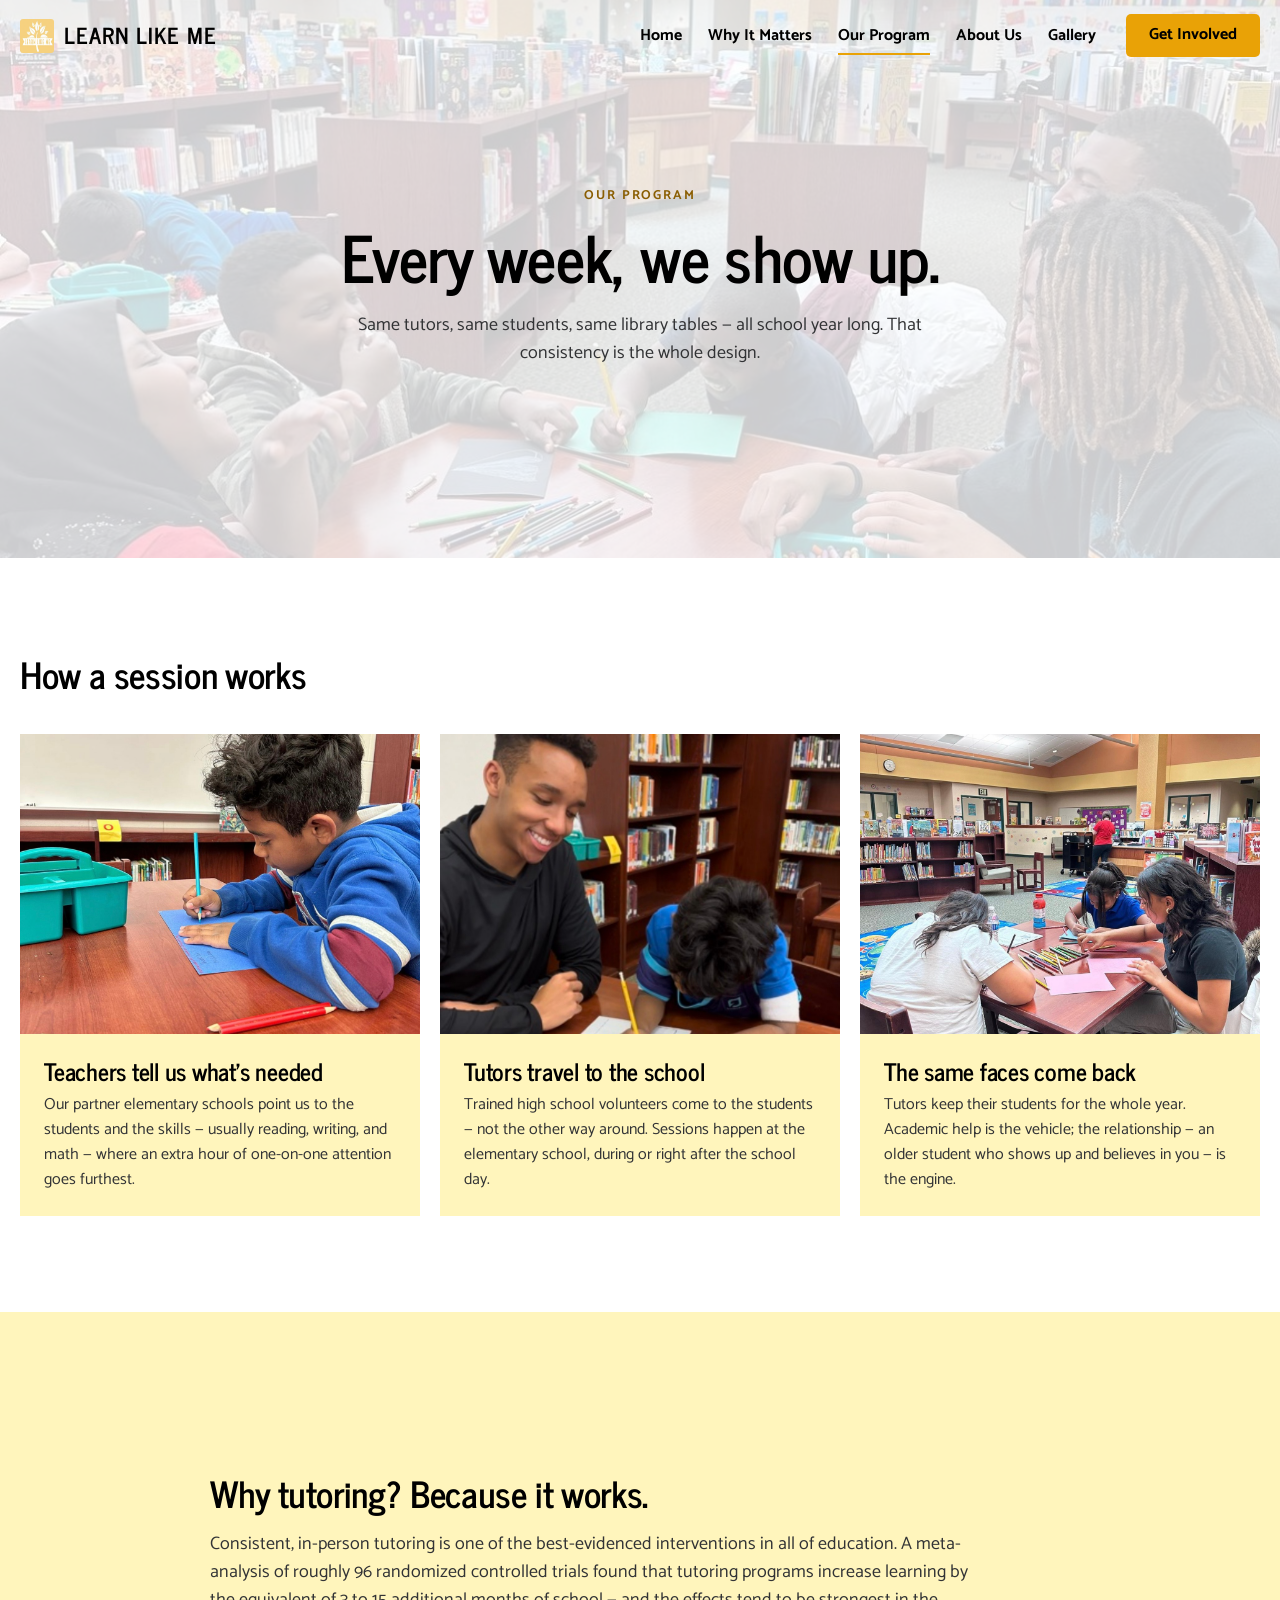
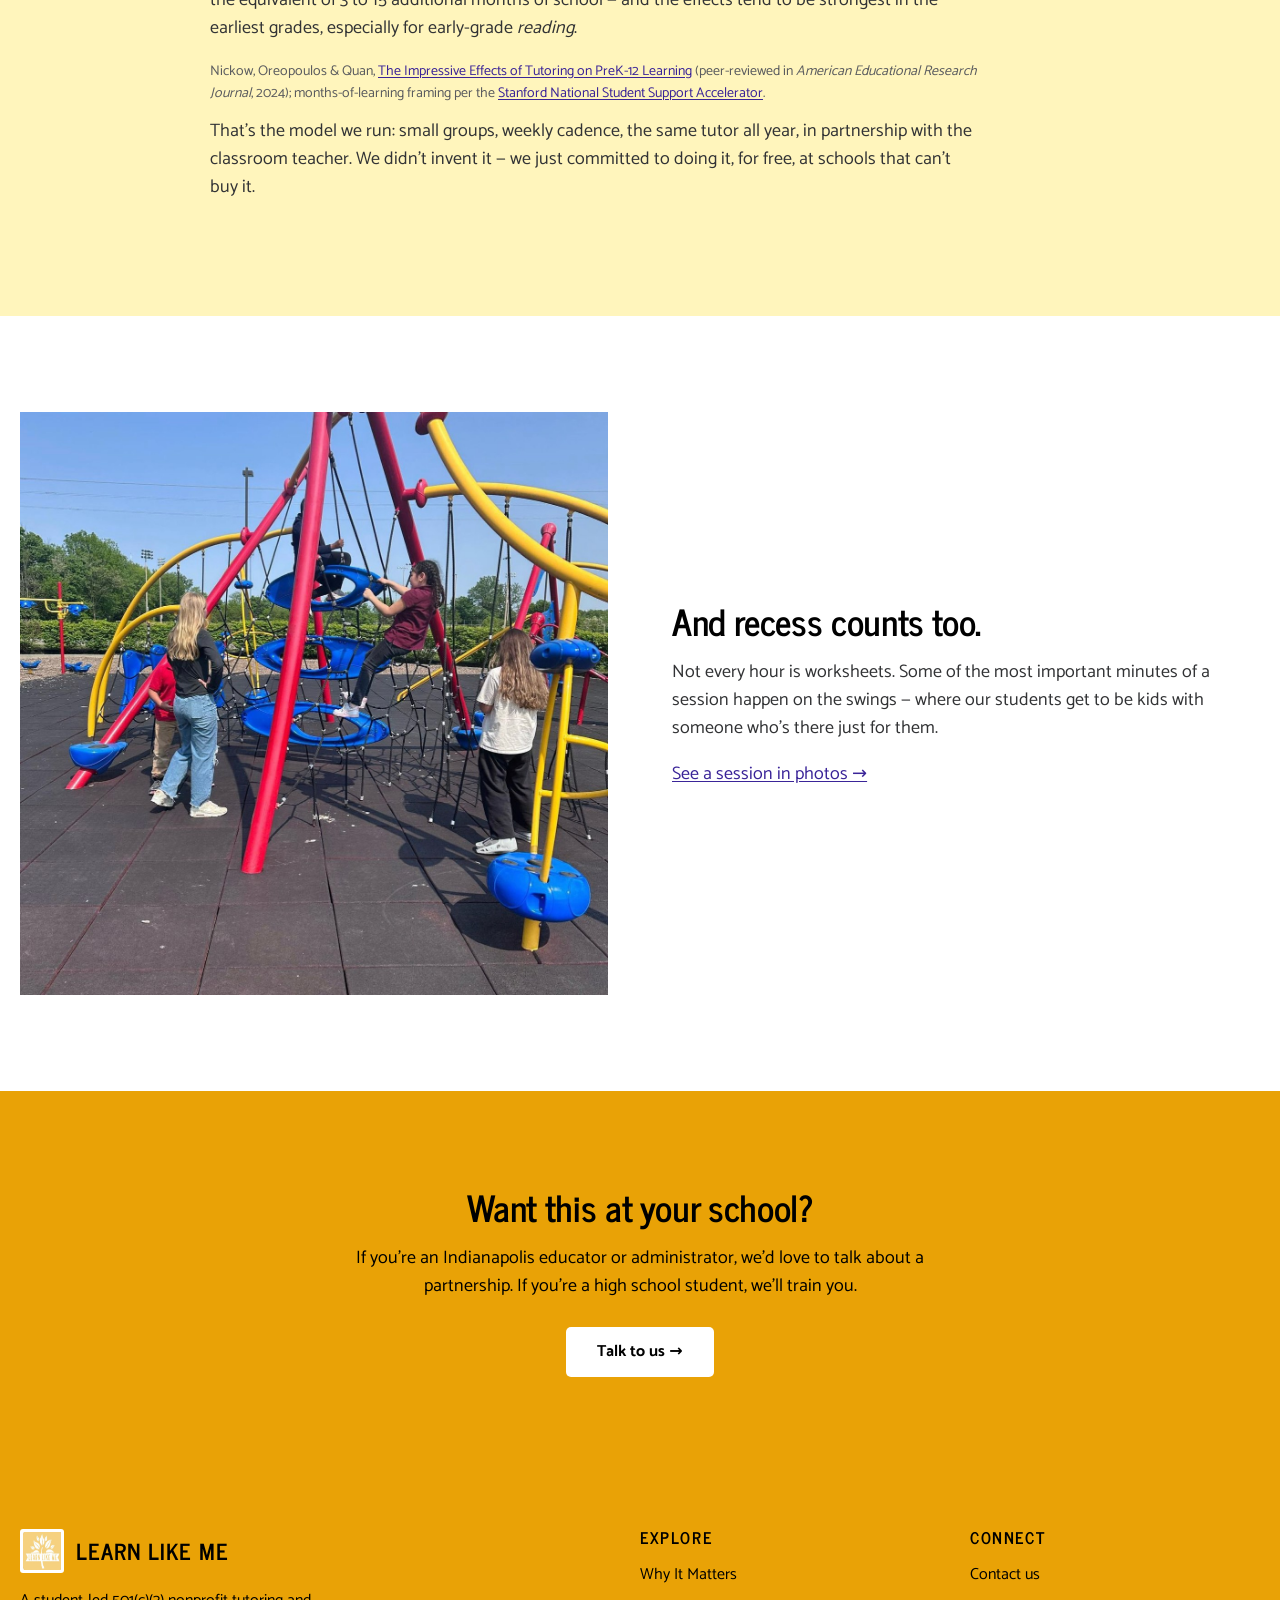
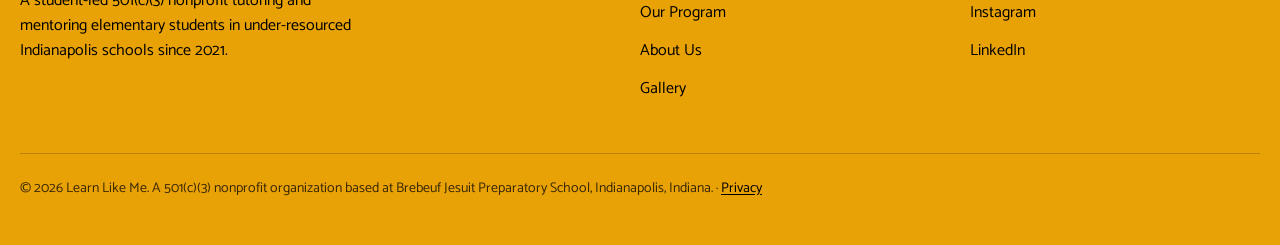
<file: our-program/index.html>
<!DOCTYPE html>
<html lang="en">
<head>
  <meta charset="UTF-8">
  <meta name="viewport" content="width=device-width, initial-scale=1">
  <title>Our Program | Learn Like Me</title>
  <meta name="description" content="How a Learn Like Me session works: trained high school tutors travel to under-resourced Indianapolis elementary schools every week for reading, writing, and math help plus mentorship.">
  <link rel="canonical" href="https://www.learnlikeme.org/our-program/">
  <meta property="og:type" content="website">
  <meta property="og:site_name" content="Learn Like Me">
  <meta property="og:title" content="Our Program | Learn Like Me">
  <meta property="og:description" content="Weekly, in person, all school year: how our student-run tutoring and mentorship program works.">
  <meta property="og:url" content="https://www.learnlikeme.org/our-program/">
  <meta property="og:image" content="https://www.learnlikeme.org/assets/img/og-image.jpg">
  <meta name="twitter:card" content="summary_large_image">
  <link rel="icon" type="image/png" sizes="32x32" href="/assets/img/favicon-32.png">
  <link rel="apple-touch-icon" href="/assets/img/apple-touch-icon.png">
  <link rel="preconnect" href="https://fonts.googleapis.com">
  <link rel="preconnect" href="https://fonts.gstatic.com" crossorigin>
  <link href="https://fonts.googleapis.com/css2?family=News+Cycle:wght@700&family=Catamaran:wght@400;700&display=swap" rel="stylesheet">
  <link rel="stylesheet" href="/assets/css/styles.css?v=5">
</head>
<body>
  <a class="skip-link" href="#main">Skip to content</a>

  <header class="nav">
    <div class="nav__inner">
      <a class="nav__brand" href="/"><img src="/assets/img/logo.png" alt="" width="34" height="34">Learn Like Me</a>
      <nav aria-label="Main">
        <ul class="nav__links">
          <li><a href="/">Home</a></li>
          <li><a href="/why-it-matters/">Why It Matters</a></li>
          <li><a href="/our-program/" aria-current="page">Our Program</a></li>
          <li><a href="/about-us/">About Us</a></li>
          <li><a href="/gallery/">Gallery</a></li>
          <li class="nav__cta"><a class="btn btn--primary" href="/contact/">Get Involved</a></li>
        </ul>
      </nav>
      <button class="nav__toggle" aria-expanded="false" aria-label="Menu"><span></span><span></span><span></span></button>
    </div>
  </header>

  <main id="main">
    <section class="hero hero--page">
      <div class="hero__img"><img src="/assets/img/library-session.jpg" alt="A weekly Learn Like Me tutoring session in an elementary school library" fetchpriority="high"></div>
      <div class="hero__scrim"></div>
      <div class="container hero__content">
        <p class="eyebrow">Our program</p>
        <h1 class="hero__title">Every week, we show up.</h1>
        <p class="hero__sub">Same tutors, same students, same library tables &mdash; all school year long. That consistency is the whole design.</p>
      </div>
    </section>

    <section class="band">
      <div class="container">
        <div class="section-head reveal">
          <h2>How a session works</h2>
        </div>
        <div class="tiles">
          <div class="tile reveal">
            <div class="tile__img"><img src="/assets/img/student-writing.jpg" alt="An elementary student concentrating on a writing exercise" loading="lazy"></div>
            <div class="tile__body">
              <h3>Teachers tell us what's needed</h3>
              <p>Our partner elementary schools point us to the students and the skills &mdash; usually reading, writing, and math &mdash; where an extra hour of one-on-one attention goes furthest.</p>
            </div>
          </div>
          <div class="tile reveal">
            <div class="tile__img"><img src="/assets/img/mentor-student.jpg" alt="A Learn Like Me tutor working through a workbook with a student" loading="lazy"></div>
            <div class="tile__body">
              <h3>Tutors travel to the school</h3>
              <p>Trained high school volunteers come to the students &mdash; not the other way around. Sessions happen at the elementary school, during or right after the school day.</p>
            </div>
          </div>
          <div class="tile reveal">
            <div class="tile__img"><img src="/assets/img/crafts-table.jpg" alt="Tutors and students working on a creative project together at a classroom table" loading="lazy"></div>
            <div class="tile__body">
              <h3>The same faces come back</h3>
              <p>Tutors keep their students for the whole year. Academic help is the vehicle; the relationship &mdash; an older student who shows up and believes in you &mdash; is the engine.</p>
            </div>
          </div>
        </div>
      </div>
    </section>

    <section class="band band--cream">
      <div class="container container--narrow">
        <article class="prose reveal">
          <h2>Why tutoring? Because it works.</h2>
          <p>Consistent, in-person tutoring is one of the best-evidenced interventions in all of education. A meta-analysis of roughly 96 randomized controlled trials found that tutoring programs increase learning by the equivalent of 3 to 15 additional months of school &mdash; and the effects tend to be strongest in the earliest grades, especially for early-grade <em>reading</em>.</p>
          <p class="sources">Nickow, Oreopoulos &amp; Quan, <a href="https://www.nber.org/papers/w27476" rel="noopener">The Impressive Effects of Tutoring on PreK-12 Learning</a> (peer-reviewed in <em>American Educational Research Journal</em>, 2024); months-of-learning framing per the <a href="https://nssa.stanford.edu/research/to-date" rel="noopener">Stanford National Student Support Accelerator</a>.</p>
          <p>That's the model we run: small groups, weekly cadence, the same tutor all year, in partnership with the classroom teacher. We didn't invent it &mdash; we just committed to doing it, for free, at schools that can't buy it.</p>
        </article>
      </div>
    </section>

    <section class="band">
      <div class="container">
        <div class="split">
          <div class="split__img reveal">
            <img src="/assets/img/gallery-01.jpg" alt="Students and tutors playing together on the playground at recess" loading="lazy">
          </div>
          <div class="reveal">
            <h2>And recess counts too.</h2>
            <p>Not every hour is worksheets. Some of the most important minutes of a session happen on the swings &mdash; where our students get to be kids with someone who's there just for them.</p>
            <p><a href="/gallery/">See a session in photos &rarr;</a></p>
          </div>
        </div>
      </div>
    </section>

    <section class="band band--gold cta-band">
      <div class="container reveal">
        <h2>Want this at your school?</h2>
        <p>If you're an Indianapolis educator or administrator, we'd love to talk about a partnership. If you're a high school student, we'll train you.</p>
        <div class="hero__actions">
          <a class="btn btn--white" href="/contact/">Talk to us &rarr;</a>
        </div>
      </div>
    </section>
  </main>

  <footer class="footer">
    <div class="container">
      <div class="footer__grid">
        <div>
          <div class="footer__brand"><img src="/assets/img/logo.png" alt="Learn Like Me logo: a tree growing from an open book" width="44" height="44"><span>Learn Like Me</span></div>
          <p style="font-size: var(--fs-body); max-width: 40ch;">A student-led 501(c)(3) nonprofit tutoring and mentoring elementary students in under-resourced Indianapolis schools since 2021.</p>
        </div>
        <div>
          <h3>Explore</h3>
          <ul>
            <li><a href="/why-it-matters/">Why It Matters</a></li>
            <li><a href="/our-program/">Our Program</a></li>
            <li><a href="/about-us/">About Us</a></li>
            <li><a href="/gallery/">Gallery</a></li>
          </ul>
        </div>
        <div>
          <h3>Connect</h3>
          <ul>
            <li><a href="/contact/">Contact us</a></li>
            <li><a href="https://www.instagram.com/learnlikemebjps/" rel="noopener">Instagram</a></li>
            <li><a href="https://www.linkedin.com/company/learn-like-me/" rel="noopener">LinkedIn</a></li>
          </ul>
        </div>
      </div>
      <div class="footer__legal">
        <p>&copy; 2026 Learn Like Me. A 501(c)(3) nonprofit organization based at Brebeuf Jesuit Preparatory School, Indianapolis, Indiana. &middot; <a href="/privacy/">Privacy</a></p>
      </div>
    </div>
  </footer>

  <script src="/assets/js/main.js?v=5" defer></script>
</body>
</html>
</file>
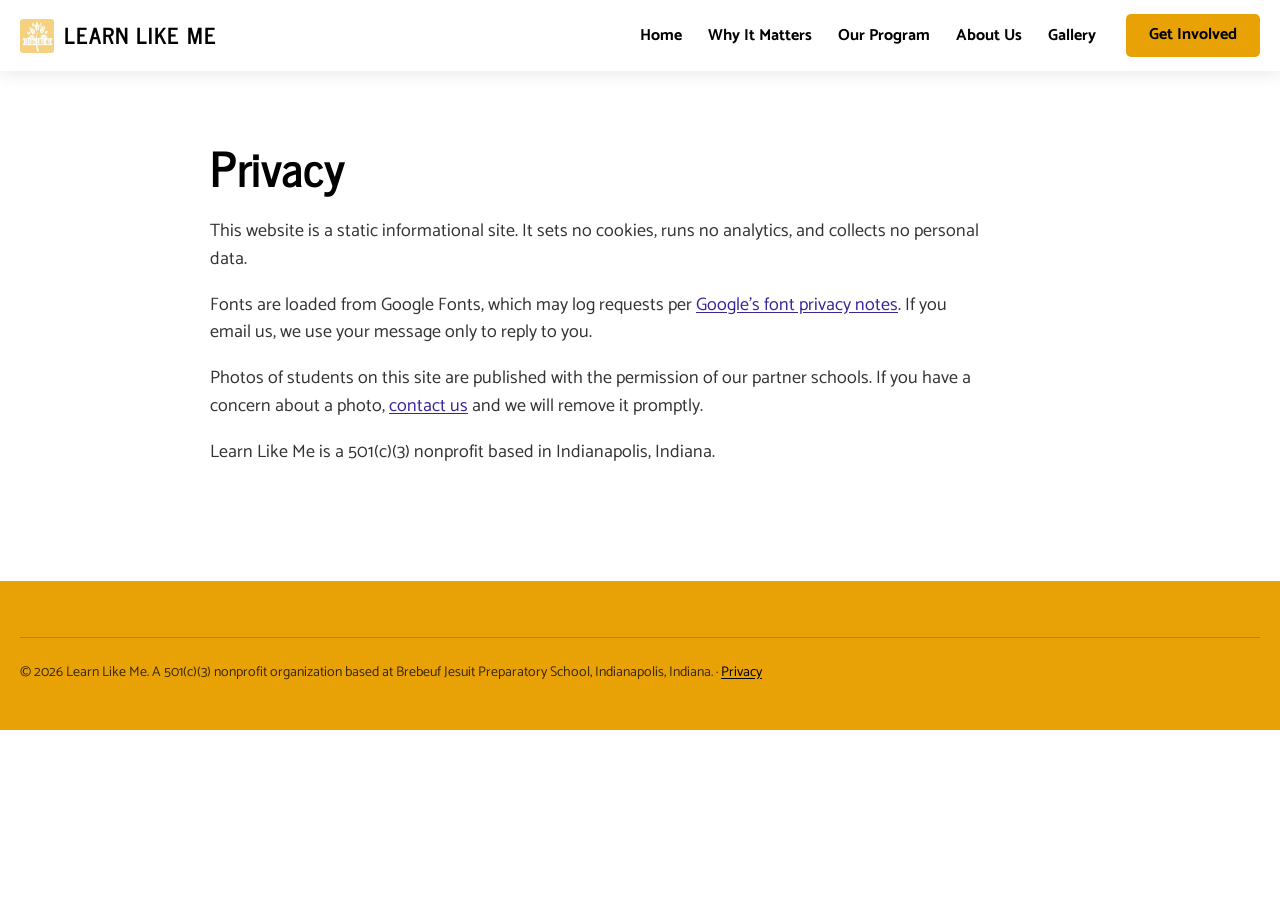
<file: privacy/index.html>
<!DOCTYPE html>
<html lang="en">
<head>
  <meta charset="UTF-8">
  <meta name="viewport" content="width=device-width, initial-scale=1">
  <title>Privacy | Learn Like Me</title>
  <meta name="description" content="Learn Like Me's privacy policy. This site sets no cookies and collects no personal data.">
  <link rel="canonical" href="https://www.learnlikeme.org/privacy/">
  <meta name="robots" content="noindex, follow">
  <link rel="icon" type="image/png" sizes="32x32" href="/assets/img/favicon-32.png">
  <link rel="preconnect" href="https://fonts.googleapis.com">
  <link rel="preconnect" href="https://fonts.gstatic.com" crossorigin>
  <link href="https://fonts.googleapis.com/css2?family=News+Cycle:wght@700&family=Catamaran:wght@400;700&display=swap" rel="stylesheet">
  <link rel="stylesheet" href="/assets/css/styles.css?v=5">
</head>
<body>
  <a class="skip-link" href="#main">Skip to content</a>

  <header class="nav nav--solid">
    <div class="nav__inner">
      <a class="nav__brand" href="/"><img src="/assets/img/logo.png" alt="" width="34" height="34">Learn Like Me</a>
      <nav aria-label="Main">
        <ul class="nav__links">
          <li><a href="/">Home</a></li>
          <li><a href="/why-it-matters/">Why It Matters</a></li>
          <li><a href="/our-program/">Our Program</a></li>
          <li><a href="/about-us/">About Us</a></li>
          <li><a href="/gallery/">Gallery</a></li>
          <li class="nav__cta"><a class="btn btn--primary" href="/contact/">Get Involved</a></li>
        </ul>
      </nav>
      <button class="nav__toggle" aria-expanded="false" aria-label="Menu"><span></span><span></span><span></span></button>
    </div>
  </header>

  <main id="main">
    <section class="band" style="padding-top: 140px;">
      <div class="container container--narrow">
        <article class="prose">
          <h1>Privacy</h1>
          <p>This website is a static informational site. It sets no cookies, runs no analytics, and collects no personal data.</p>
          <p>Fonts are loaded from Google Fonts, which may log requests per <a href="https://developers.google.com/fonts/faq/privacy" rel="noopener">Google's font privacy notes</a>. If you email us, we use your message only to reply to you.</p>
          <p>Photos of students on this site are published with the permission of our partner schools. If you have a concern about a photo, <a href="/contact/">contact us</a> and we will remove it promptly.</p>
          <p>Learn Like Me is a 501(c)(3) nonprofit based in Indianapolis, Indiana.</p>
        </article>
      </div>
    </section>
  </main>

  <footer class="footer">
    <div class="container">
      <div class="footer__legal">
        <p>&copy; 2026 Learn Like Me. A 501(c)(3) nonprofit organization based at Brebeuf Jesuit Preparatory School, Indianapolis, Indiana. &middot; <a href="/privacy/">Privacy</a></p>
      </div>
    </div>
  </footer>

  <script src="/assets/js/main.js?v=5" defer></script>
</body>
</html>
</file>
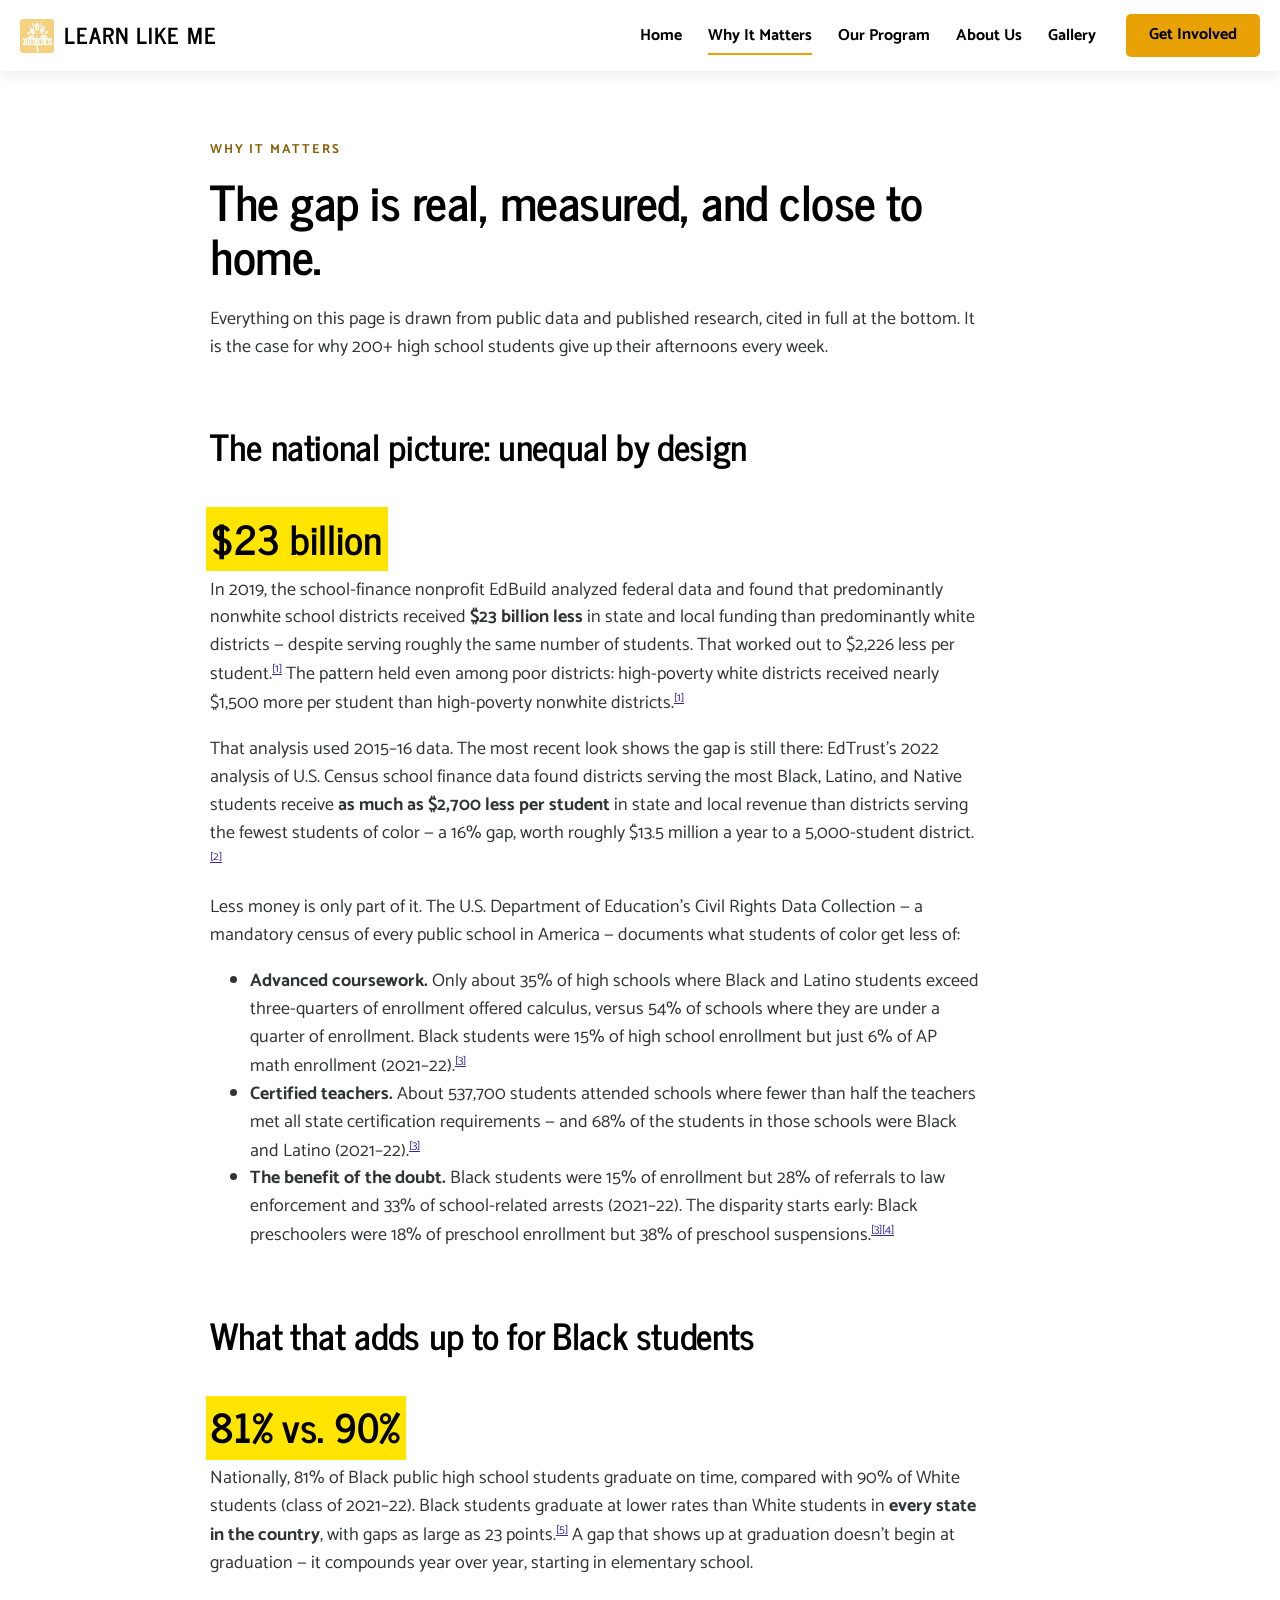
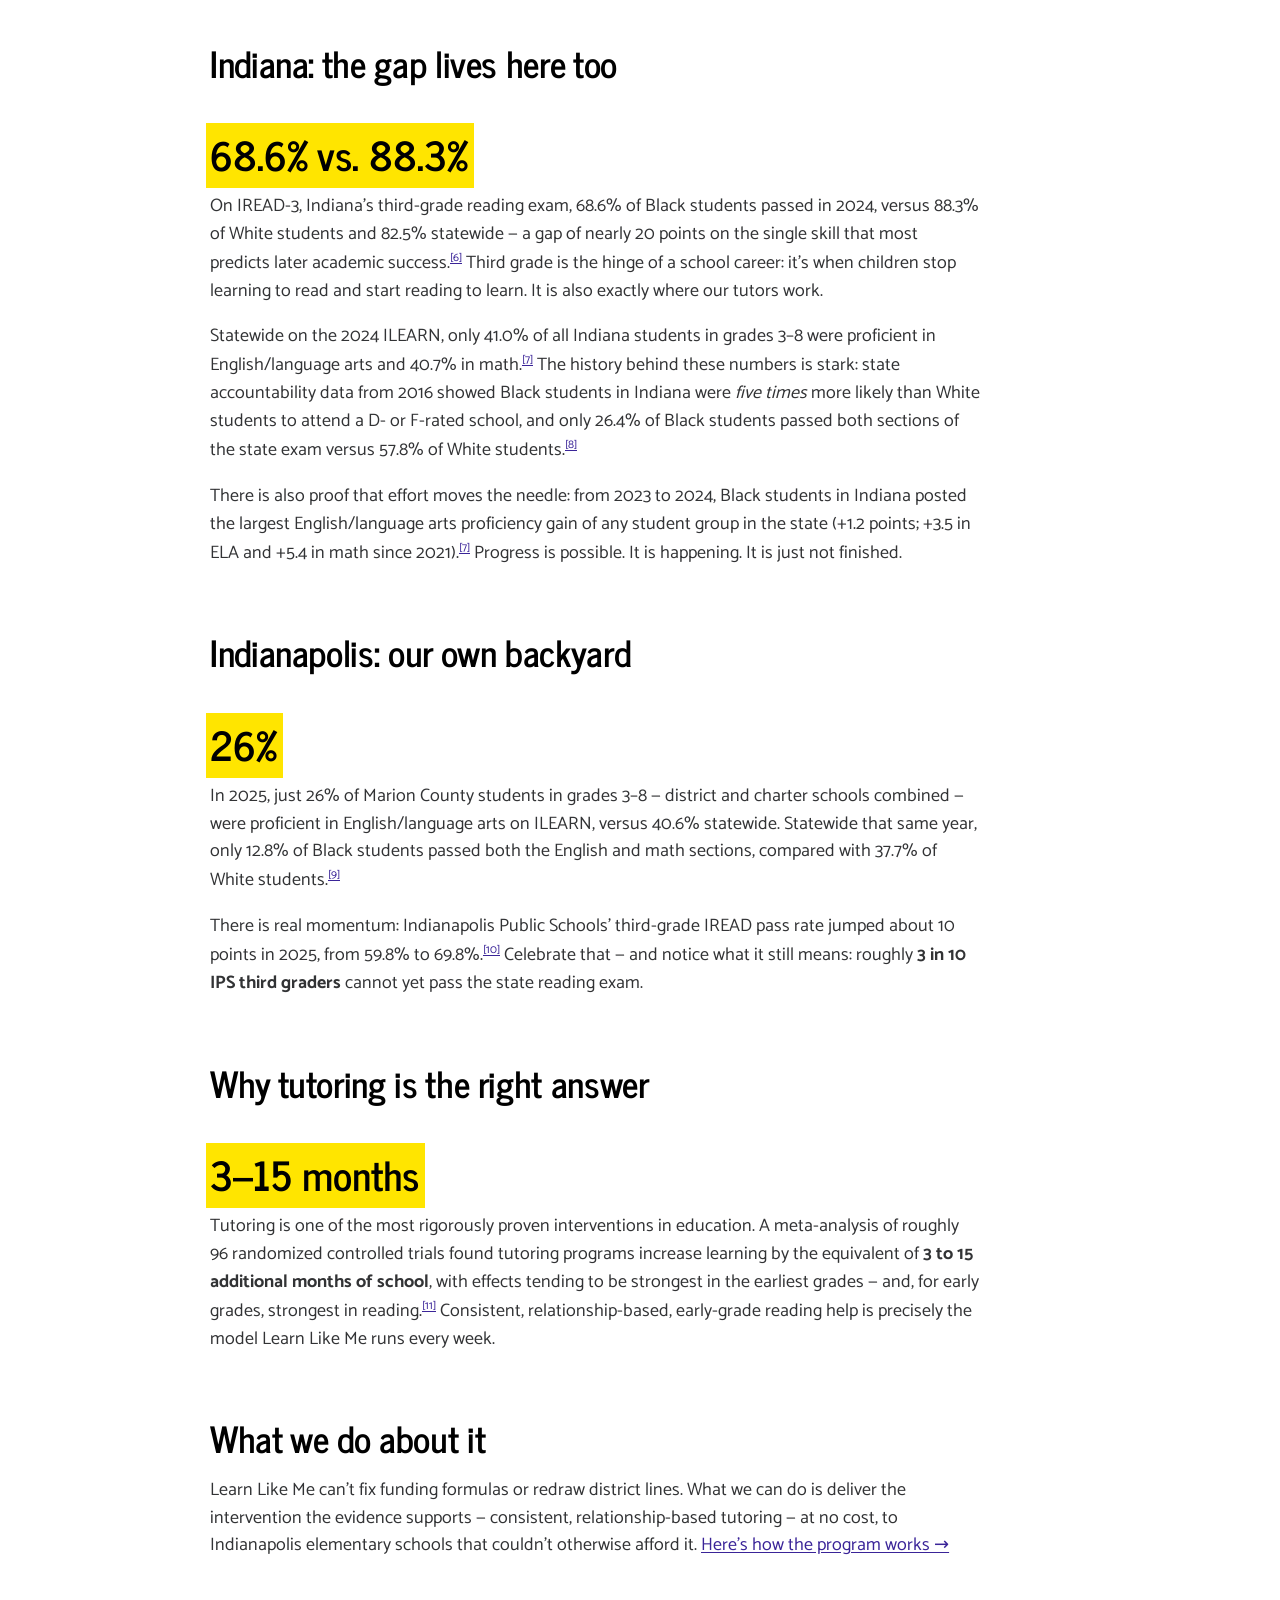
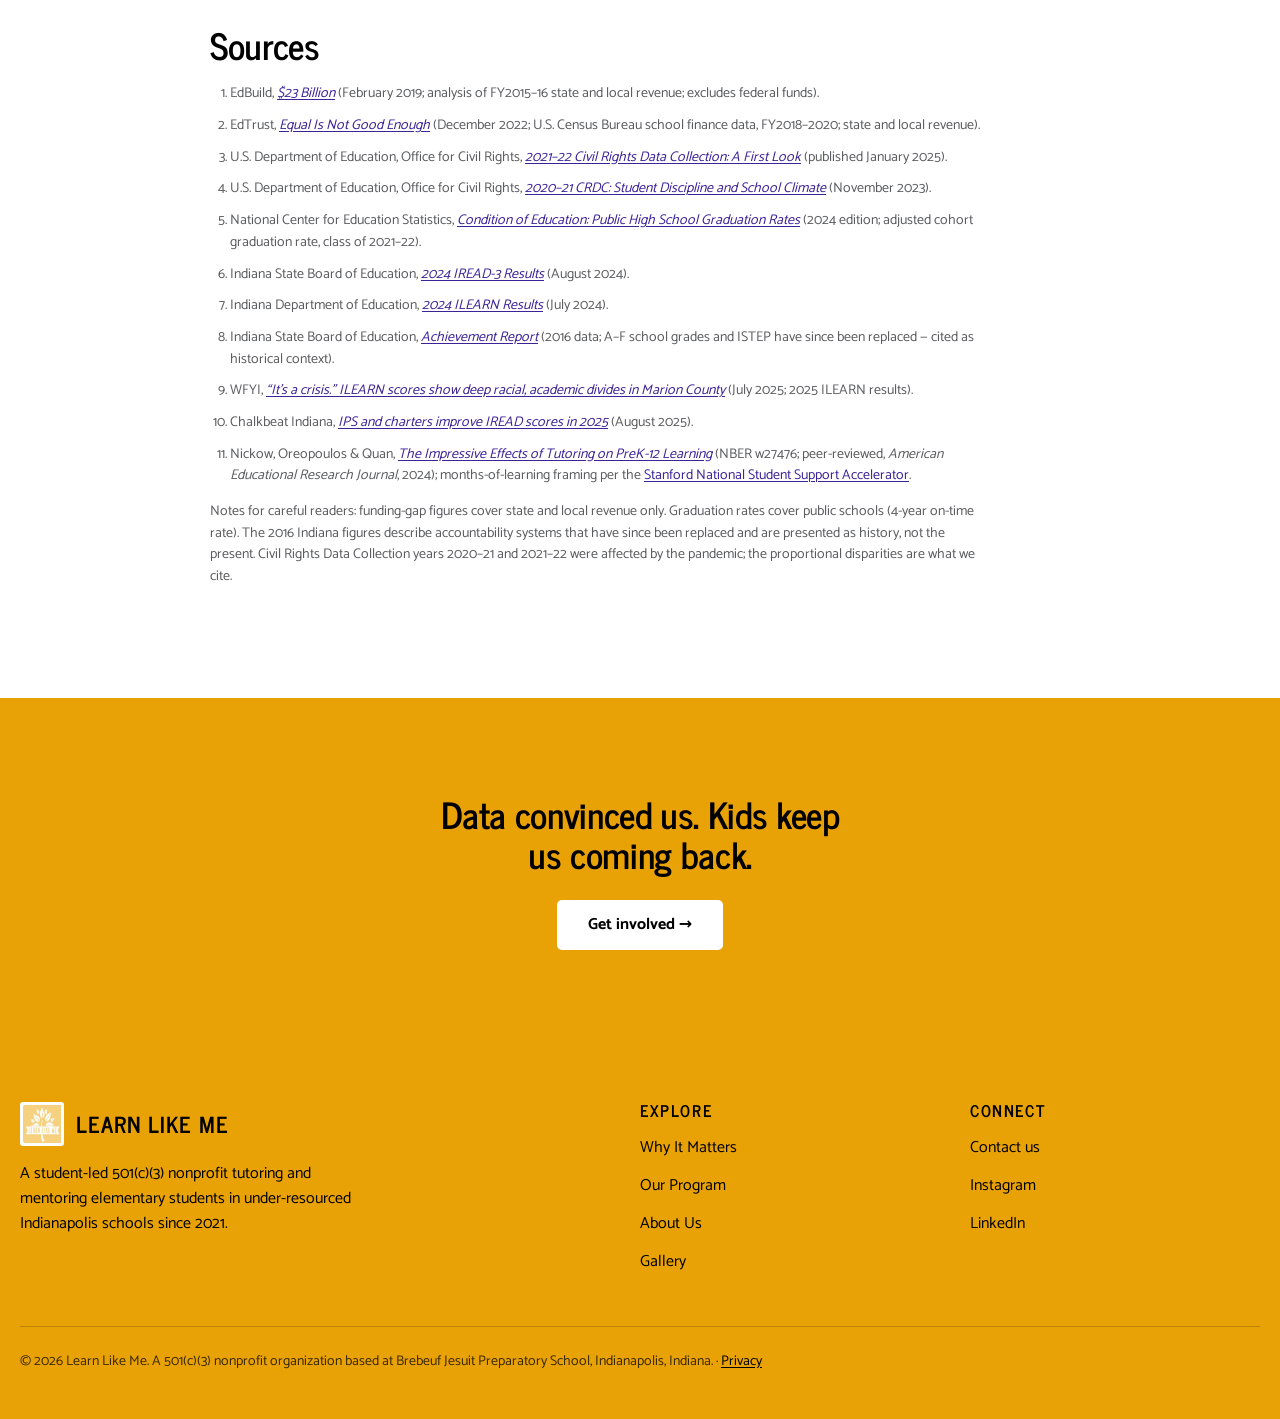
<file: why-it-matters/index.html>
<!DOCTYPE html>
<html lang="en">
<head>
  <meta charset="UTF-8">
  <meta name="viewport" content="width=device-width, initial-scale=1">
  <title>Why It Matters | Learn Like Me</title>
  <meta name="description" content="The data on educational inequity — nationally, for Black students, in Indiana, and in Indianapolis — and the research showing that consistent tutoring changes outcomes. Fully sourced.">
  <link rel="canonical" href="https://www.learnlikeme.org/why-it-matters/">
  <meta property="og:type" content="article">
  <meta property="og:site_name" content="Learn Like Me">
  <meta property="og:title" content="Why It Matters | Learn Like Me">
  <meta property="og:description" content="The data on educational inequity — from the national picture down to Indianapolis classrooms. Fully sourced.">
  <meta property="og:url" content="https://www.learnlikeme.org/why-it-matters/">
  <meta property="og:image" content="https://www.learnlikeme.org/assets/img/og-image.jpg">
  <meta name="twitter:card" content="summary_large_image">
  <link rel="icon" type="image/png" sizes="32x32" href="/assets/img/favicon-32.png">
  <link rel="apple-touch-icon" href="/assets/img/apple-touch-icon.png">
  <link rel="preconnect" href="https://fonts.googleapis.com">
  <link rel="preconnect" href="https://fonts.gstatic.com" crossorigin>
  <link href="https://fonts.googleapis.com/css2?family=News+Cycle:wght@700&family=Catamaran:wght@400;700&display=swap" rel="stylesheet">
  <link rel="stylesheet" href="/assets/css/styles.css?v=5">
</head>
<body>
  <a class="skip-link" href="#main">Skip to content</a>

  <header class="nav nav--solid">
    <div class="nav__inner">
      <a class="nav__brand" href="/"><img src="/assets/img/logo.png" alt="" width="34" height="34">Learn Like Me</a>
      <nav aria-label="Main">
        <ul class="nav__links">
          <li><a href="/">Home</a></li>
          <li><a href="/why-it-matters/" aria-current="page">Why It Matters</a></li>
          <li><a href="/our-program/">Our Program</a></li>
          <li><a href="/about-us/">About Us</a></li>
          <li><a href="/gallery/">Gallery</a></li>
          <li class="nav__cta"><a class="btn btn--primary" href="/contact/">Get Involved</a></li>
        </ul>
      </nav>
      <button class="nav__toggle" aria-expanded="false" aria-label="Menu"><span></span><span></span><span></span></button>
    </div>
  </header>

  <main id="main">
    <section class="band" style="padding-top: 140px;">
      <div class="container container--narrow">
        <article class="prose">
          <p class="eyebrow" style="color: var(--llm-gold-700);">Why it matters</p>
          <h1>The gap is real, measured, and close to home.</h1>
          <p>Everything on this page is drawn from public data and published research, cited in full at the bottom. It is the case for why 200+ high school students give up their afternoons every week.</p>

          <h2>The national picture: unequal by design</h2>
          <p class="statline"><span class="hl">$23 billion</span></p>
          <p>In 2019, the school-finance nonprofit EdBuild analyzed federal data and found that predominantly nonwhite school districts received <strong>$23 billion less</strong> in state and local funding than predominantly white districts &mdash; despite serving roughly the same number of students. That worked out to $2,226 less per student.<sup class="cite-mark"><a href="#src-1">[1]</a></sup> The pattern held even among poor districts: high-poverty white districts received nearly $1,500 more per student than high-poverty nonwhite districts.<sup class="cite-mark"><a href="#src-1">[1]</a></sup></p>
          <p>That analysis used 2015&ndash;16 data. The most recent look shows the gap is still there: EdTrust's 2022 analysis of U.S. Census school finance data found districts serving the most Black, Latino, and Native students receive <strong>as much as $2,700 less per student</strong> in state and local revenue than districts serving the fewest students of color &mdash; a 16% gap, worth roughly $13.5 million a year to a 5,000-student district.<sup class="cite-mark"><a href="#src-2">[2]</a></sup></p>
          <p>Less money is only part of it. The U.S. Department of Education's Civil Rights Data Collection &mdash; a mandatory census of every public school in America &mdash; documents what students of color get less of:</p>
          <ul>
            <li><strong>Advanced coursework.</strong> Only about 35% of high schools where Black and Latino students exceed three-quarters of enrollment offered calculus, versus 54% of schools where they are under a quarter of enrollment. Black students were 15% of high school enrollment but just 6% of AP math enrollment (2021&ndash;22).<sup class="cite-mark"><a href="#src-3">[3]</a></sup></li>
            <li><strong>Certified teachers.</strong> About 537,700 students attended schools where fewer than half the teachers met all state certification requirements &mdash; and 68% of the students in those schools were Black and Latino (2021&ndash;22).<sup class="cite-mark"><a href="#src-3">[3]</a></sup></li>
            <li><strong>The benefit of the doubt.</strong> Black students were 15% of enrollment but 28% of referrals to law enforcement and 33% of school-related arrests (2021&ndash;22). The disparity starts early: Black preschoolers were 18% of preschool enrollment but 38% of preschool suspensions.<sup class="cite-mark"><a href="#src-3">[3]</a></sup><sup class="cite-mark"><a href="#src-4">[4]</a></sup></li>
          </ul>

          <h2>What that adds up to for Black students</h2>
          <p class="statline"><span class="hl">81% vs. 90%</span></p>
          <p>Nationally, 81% of Black public high school students graduate on time, compared with 90% of White students (class of 2021&ndash;22). Black students graduate at lower rates than White students in <strong>every state in the country</strong>, with gaps as large as 23 points.<sup class="cite-mark"><a href="#src-5">[5]</a></sup> A gap that shows up at graduation doesn't begin at graduation &mdash; it compounds year over year, starting in elementary school.</p>

          <h2>Indiana: the gap lives here too</h2>
          <p class="statline"><span class="hl">68.6% vs. 88.3%</span></p>
          <p>On IREAD-3, Indiana's third-grade reading exam, 68.6% of Black students passed in 2024, versus 88.3% of White students and 82.5% statewide &mdash; a gap of nearly 20 points on the single skill that most predicts later academic success.<sup class="cite-mark"><a href="#src-6">[6]</a></sup> Third grade is the hinge of a school career: it's when children stop learning to read and start reading to learn. It is also exactly where our tutors work.</p>
          <p>Statewide on the 2024 ILEARN, only 41.0% of all Indiana students in grades 3&ndash;8 were proficient in English/language arts and 40.7% in math.<sup class="cite-mark"><a href="#src-7">[7]</a></sup> The history behind these numbers is stark: state accountability data from 2016 showed Black students in Indiana were <em>five times</em> more likely than White students to attend a D- or F-rated school, and only 26.4% of Black students passed both sections of the state exam versus 57.8% of White students.<sup class="cite-mark"><a href="#src-8">[8]</a></sup></p>
          <p>There is also proof that effort moves the needle: from 2023 to 2024, Black students in Indiana posted the largest English/language arts proficiency gain of any student group in the state (+1.2 points; +3.5 in ELA and +5.4 in math since 2021).<sup class="cite-mark"><a href="#src-7">[7]</a></sup> Progress is possible. It is happening. It is just not finished.</p>

          <h2>Indianapolis: our own backyard</h2>
          <p class="statline"><span class="hl">26%</span></p>
          <p>In 2025, just 26% of Marion County students in grades 3&ndash;8 &mdash; district and charter schools combined &mdash; were proficient in English/language arts on ILEARN, versus 40.6% statewide. Statewide that same year, only 12.8% of Black students passed both the English and math sections, compared with 37.7% of White students.<sup class="cite-mark"><a href="#src-9">[9]</a></sup></p>
          <p>There is real momentum: Indianapolis Public Schools' third-grade IREAD pass rate jumped about 10 points in 2025, from 59.8% to 69.8%.<sup class="cite-mark"><a href="#src-10">[10]</a></sup> Celebrate that &mdash; and notice what it still means: roughly <strong>3 in 10 IPS third graders</strong> cannot yet pass the state reading exam.</p>

          <h2>Why tutoring is the right answer</h2>
          <p class="statline"><span class="hl">3&ndash;15 months</span></p>
          <p>Tutoring is one of the most rigorously proven interventions in education. A meta-analysis of roughly 96 randomized controlled trials found tutoring programs increase learning by the equivalent of <strong>3 to 15 additional months of school</strong>, with effects tending to be strongest in the earliest grades &mdash; and, for early grades, strongest in reading.<sup class="cite-mark"><a href="#src-11">[11]</a></sup> Consistent, relationship-based, early-grade reading help is precisely the model Learn Like Me runs every week.</p>

          <h2>What we do about it</h2>
          <p>Learn Like Me can't fix funding formulas or redraw district lines. What we can do is deliver the intervention the evidence supports &mdash; consistent, relationship-based tutoring &mdash; at no cost, to Indianapolis elementary schools that couldn't otherwise afford it. <a href="/our-program/">Here's how the program works &rarr;</a></p>

          <section class="sources" aria-label="Sources">
            <h2>Sources</h2>
            <ol>
              <li id="src-1">EdBuild, <a href="https://edbuild.org/content/23-billion" rel="noopener"><em>$23 Billion</em></a> (February 2019; analysis of FY2015&ndash;16 state and local revenue; excludes federal funds).</li>
              <li id="src-2">EdTrust, <a href="https://edtrust.org/rti/equal-is-not-good-enough/" rel="noopener"><em>Equal Is Not Good Enough</em></a> (December 2022; U.S. Census Bureau school finance data, FY2018&ndash;2020; state and local revenue).</li>
              <li id="src-3">U.S. Department of Education, Office for Civil Rights, <a href="https://www.ed.gov/media/document/2021-22-crdc-first-look-report-109194.pdf" rel="noopener"><em>2021&ndash;22 Civil Rights Data Collection: A First Look</em></a> (published January 2025).</li>
              <li id="src-4">U.S. Department of Education, Office for Civil Rights, <a href="https://www.ed.gov/media/document/crdc-discipline-school-climate-reportpdf-21409.pdf" rel="noopener"><em>2020&ndash;21 CRDC: Student Discipline and School Climate</em></a> (November 2023).</li>
              <li id="src-5">National Center for Education Statistics, <a href="https://nces.ed.gov/programs/coe/indicator/coi/high-school-graduation-rates" rel="noopener"><em>Condition of Education: Public High School Graduation Rates</em></a> (2024 edition; adjusted cohort graduation rate, class of 2021&ndash;22).</li>
              <li id="src-6">Indiana State Board of Education, <a href="https://www.in.gov/sboe/files/08.14.24-SBOE-IREAD-Results.pdf" rel="noopener"><em>2024 IREAD-3 Results</em></a> (August 2024).</li>
              <li id="src-7">Indiana Department of Education, <a href="https://www.in.gov/doe/files/2024-ILEARN-Results-Released.pdf" rel="noopener"><em>2024 ILEARN Results</em></a> (July 2024).</li>
              <li id="src-8">Indiana State Board of Education, <a href="https://www.in.gov/sboe/files/Achievement-Report-and-Materials.pdf" rel="noopener"><em>Achievement Report</em></a> (2016 data; A&ndash;F school grades and ISTEP have since been replaced &mdash; cited as historical context).</li>
              <li id="src-9">WFYI, <a href="https://www.wfyi.org/news/articles/marion-county-2025-student-achievement-ilearn-gaps" rel="noopener"><em>&ldquo;It's a crisis.&rdquo; ILEARN scores show deep racial, academic divides in Marion County</em></a> (July 2025; 2025 ILEARN results).</li>
              <li id="src-10">Chalkbeat Indiana, <a href="https://www.chalkbeat.org/indiana/2025/08/22/indianapolis-public-schools-and-charters-improve-iread-scores-in-2025/" rel="noopener"><em>IPS and charters improve IREAD scores in 2025</em></a> (August 2025).</li>
              <li id="src-11">Nickow, Oreopoulos &amp; Quan, <a href="https://www.nber.org/papers/w27476" rel="noopener"><em>The Impressive Effects of Tutoring on PreK-12 Learning</em></a> (NBER w27476; peer-reviewed, <em>American Educational Research Journal</em>, 2024); months-of-learning framing per the <a href="https://nssa.stanford.edu/research/to-date" rel="noopener">Stanford National Student Support Accelerator</a>.</li>
            </ol>
            <p>Notes for careful readers: funding-gap figures cover state and local revenue only. Graduation rates cover public schools (4-year on-time rate). The 2016 Indiana figures describe accountability systems that have since been replaced and are presented as history, not the present. Civil Rights Data Collection years 2020&ndash;21 and 2021&ndash;22 were affected by the pandemic; the proportional disparities are what we cite.</p>
          </section>
        </article>
      </div>
    </section>

    <section class="band band--gold cta-band">
      <div class="container reveal">
        <h2>Data convinced us. Kids keep us coming back.</h2>
        <div class="hero__actions">
          <a class="btn btn--white" href="/contact/">Get involved &rarr;</a>
        </div>
      </div>
    </section>
  </main>

  <footer class="footer">
    <div class="container">
      <div class="footer__grid">
        <div>
          <div class="footer__brand"><img src="/assets/img/logo.png" alt="Learn Like Me logo: a tree growing from an open book" width="44" height="44"><span>Learn Like Me</span></div>
          <p style="font-size: var(--fs-body); max-width: 40ch;">A student-led 501(c)(3) nonprofit tutoring and mentoring elementary students in under-resourced Indianapolis schools since 2021.</p>
        </div>
        <div>
          <h3>Explore</h3>
          <ul>
            <li><a href="/why-it-matters/">Why It Matters</a></li>
            <li><a href="/our-program/">Our Program</a></li>
            <li><a href="/about-us/">About Us</a></li>
            <li><a href="/gallery/">Gallery</a></li>
          </ul>
        </div>
        <div>
          <h3>Connect</h3>
          <ul>
            <li><a href="/contact/">Contact us</a></li>
            <li><a href="https://www.instagram.com/learnlikemebjps/" rel="noopener">Instagram</a></li>
            <li><a href="https://www.linkedin.com/company/learn-like-me/" rel="noopener">LinkedIn</a></li>
          </ul>
        </div>
      </div>
      <div class="footer__legal">
        <p>&copy; 2026 Learn Like Me. A 501(c)(3) nonprofit organization based at Brebeuf Jesuit Preparatory School, Indianapolis, Indiana. &middot; <a href="/privacy/">Privacy</a></p>
      </div>
    </div>
  </footer>

  <script src="/assets/js/main.js?v=5" defer></script>
</body>
</html>
</file>
<file: assets/css/styles.css>
/* ============================================================
   Learn Like Me — learnlikeme.org  (v3: warm light theme)
   Tokens sourced from the Learn Like Me Design System
   (Claude Design project 9d90691c): gold #e9a206, cream,
   yellow, indigo; News Cycle 700 headings + Catamaran body;
   flat color bands; 5px radius. Black is ink, not a surface.
   ============================================================ */

/* ---------- Tokens ---------- */
:root {
  --llm-gold-500: #e9a206;
  --llm-gold-600: #cf8f05;
  --llm-gold-700: #8a5e03; /* small gold text on white passes 4.5:1 */
  --llm-gold-300: #f4d27f;
  --llm-gold-100: #fdeecb;

  --llm-yellow: #ffe500;
  --llm-yellow-200: #fff59a;

  --llm-cream: #fff5bc;
  --llm-cream-100: #fffbe3;

  --llm-indigo: #3a2498;
  --llm-indigo-600: #2e1c7a;
  --llm-indigo-100: #ece8fb;

  --llm-black: #000000;
  --llm-white: #ffffff;
  --llm-ink: #323335;
  --llm-ink-600: #5b5c5f;
  --llm-warm-050: #faf7ee;

  --llm-border: #c6c6c6;
  --llm-hairline: #e6e6e6;
  --llm-danger: #eb3d41;
  --llm-focus: #004ced;

  --font-display: 'News Cycle', 'Arial Narrow', Arial, sans-serif;
  --font-body: 'Catamaran', system-ui, -apple-system, 'Segoe UI', Roboto, sans-serif;

  --fs-display: clamp(40px, 7vw, 64px);
  --fs-h1: clamp(34px, 5vw, 48px);
  --fs-h2: clamp(28px, 4vw, 36px);
  --fs-h3: 24px;
  --fs-body-lg: 18px;
  --fs-body: 16px;
  --fs-small: 14px;
  --fs-eyebrow: 13px;

  --space-5: 20px;
  --space-15: 60px;
  --gutter: 20px;
  --section-y: clamp(60px, 9vw, 96px);
  --container-narrow: 900px;
  --container: 1280px;

  --radius-sm: 5px;
  --shadow-sm: 0 4px 16px rgba(0, 0, 0, 0.08);
  --shadow-md: 0 7px 11px rgba(0, 0, 0, 0.12);
  --ease: cubic-bezier(0.4, 0, 0.22, 1);
  --dur-fast: 0.2s;

  --overlay-light: rgba(255, 255, 255, 0.8);
  color-scheme: light;
}

/* ---------- Base ---------- */
*, *::before, *::after { box-sizing: border-box; }

html { scroll-behavior: smooth; }

body {
  margin: 0;
  font-family: var(--font-body);
  font-size: var(--fs-body-lg);
  line-height: 1.55;
  color: var(--llm-ink);
  background: var(--llm-white);
  -webkit-font-smoothing: antialiased;
  text-rendering: optimizeLegibility;
}

h1, h2, h3, h4 {
  margin: 0 0 0.5em;
  font-family: var(--font-display);
  font-weight: 700;
  line-height: 1.12;
  letter-spacing: -0.01em;
  color: var(--llm-black);
}
h1 { font-size: var(--fs-h1); }
h2 { font-size: var(--fs-h2); }
h3 { font-size: var(--fs-h3); }
p { margin: 0 0 1em; }
img { max-width: 100%; display: block; }

a {
  color: var(--llm-indigo);
  text-decoration: underline;
  text-underline-offset: 2px;
  transition: color var(--dur-fast) var(--ease);
}
a:hover { color: var(--llm-gold-700); }

:focus-visible {
  outline: 2px solid var(--llm-focus);
  outline-offset: 2px;
}

.container { max-width: var(--container); margin: 0 auto; padding: 0 var(--gutter); }
.container--narrow { max-width: var(--container-narrow); }

.eyebrow {
  font-family: var(--font-body);
  font-size: var(--fs-eyebrow);
  font-weight: 700;
  letter-spacing: 0.14em;
  text-transform: uppercase;
  color: var(--llm-gold-700);
  margin: 0 0 14px;
}

.skip-link {
  position: absolute; left: -9999px; top: 0;
  background: var(--llm-black); color: var(--llm-white);
  padding: 10px 16px; z-index: 100;
}
.skip-link:focus { left: 0; }

/* ---------- Highlighter sweep (signature effect) ----------
   A teacher's-marker swipe of brand yellow behind key words and
   numbers, revealed on scroll. Text stays black on yellow. */
.hl {
  position: relative;
  z-index: 0;
  white-space: nowrap;
}
.hl::before {
  content: "";
  position: absolute;
  z-index: -1;
  inset: 0.06em -0.14em -0.02em -0.1em;
  background: var(--llm-yellow);
  transform: scaleX(0);
  transform-origin: left center;
  transition: transform 0.7s var(--ease) 0.2s;
}
.hl.is-lit::before { transform: scaleX(1); }
@media (prefers-reduced-motion: reduce) {
  .hl::before { transform: scaleX(1); transition: none; }
}

/* ---------- Buttons ---------- */
.btn {
  display: inline-block;
  font-family: var(--font-body);
  font-size: var(--fs-body);
  font-weight: 700;
  line-height: 1;
  padding: 16px 30px;
  border-radius: var(--radius-sm);
  border: 1px solid transparent;
  text-decoration: none;
  cursor: pointer;
  transition: background-color var(--dur-fast) var(--ease), color var(--dur-fast) var(--ease), border-color var(--dur-fast) var(--ease), box-shadow var(--dur-fast) var(--ease);
}
.btn--primary { background: var(--llm-gold-500); color: var(--llm-black); }
.btn--primary:hover { background: var(--llm-yellow); color: var(--llm-black); box-shadow: var(--shadow-sm); }
.btn--white { background: var(--llm-white); color: var(--llm-black); }
.btn--white:hover { background: var(--llm-cream-100); color: var(--llm-black); box-shadow: var(--shadow-sm); }
.btn--outline { background: transparent; color: currentColor; border-color: currentColor; }
.btn--outline:hover { background: rgba(0, 0, 0, 0.08); color: currentColor; }

/* ---------- Nav ---------- */
.nav {
  position: fixed;
  top: 0; left: 0; right: 0;
  z-index: 50;
  transition: background-color var(--dur-fast) var(--ease), box-shadow var(--dur-fast) var(--ease);
}
.nav__inner {
  max-width: var(--container);
  margin: 0 auto;
  padding: 14px var(--gutter);
  display: flex;
  align-items: center;
  justify-content: space-between;
  gap: 20px;
}
.nav__brand {
  font-family: var(--font-display);
  font-weight: 700;
  font-size: 22px;
  letter-spacing: 0.04em;
  text-transform: uppercase;
  text-decoration: none;
  color: var(--llm-black);
  display: flex; align-items: center; gap: 10px;
}
.nav__brand img { width: 34px; height: 34px; border-radius: 3px; }
.nav__links { display: flex; align-items: center; gap: 26px; list-style: none; margin: 0; padding: 0; }
.nav__links a {
  font-size: var(--fs-body);
  font-weight: 700;
  color: var(--llm-black);
  text-decoration: none;
  padding: 4px 0;
  border-bottom: 2px solid transparent;
  transition: border-color var(--dur-fast) var(--ease), color var(--dur-fast) var(--ease);
}
.nav__links a:hover, .nav__links a[aria-current="page"] { border-bottom-color: var(--llm-gold-500); color: var(--llm-black); }
.nav__cta { margin-left: 4px; }
.nav__cta .btn { padding: 12px 22px; }

.nav.is-scrolled, .nav--solid { background: rgba(255, 255, 255, 0.96); box-shadow: var(--shadow-sm); }

.nav__toggle {
  display: none;
  background: none; border: 0; cursor: pointer; padding: 8px;
}
.nav__toggle span {
  display: block; width: 24px; height: 2px; background: var(--llm-black); margin: 5px 0;
  transition: transform var(--dur-fast) var(--ease), opacity var(--dur-fast) var(--ease);
}

@media (max-width: 820px) {
  .nav__toggle { display: block; position: relative; z-index: 60; }
  .nav__links {
    position: fixed; inset: 0;
    background: var(--llm-gold-500);
    flex-direction: column; justify-content: center;
    gap: 30px;
    transform: translateX(100%);
    transition: transform 0.3s var(--ease);
  }
  .nav__links.is-open { transform: translateX(0); }
  .nav__links a { font-size: 24px; color: var(--llm-black); }
  .nav__links a:hover, .nav__links a[aria-current="page"] { border-bottom-color: var(--llm-black); color: var(--llm-black); }
  body.nav-open { overflow: hidden; }
  body.nav-open .nav__toggle span:nth-child(1) { transform: translateY(7px) rotate(45deg); }
  body.nav-open .nav__toggle span:nth-child(2) { opacity: 0; }
  body.nav-open .nav__toggle span:nth-child(3) { transform: translateY(-7px) rotate(-45deg); }
}

/* ---------- Hero (frosty cover — the brand's signature look) ---------- */
.hero {
  position: relative;
  min-height: 100svh;
  display: flex;
  align-items: center;
  color: var(--llm-ink);
  text-align: center;
  isolation: isolate;
}
.hero__img { position: absolute; inset: 0; z-index: -2; }
.hero__img img { width: 100%; height: 100%; object-fit: cover; }
.hero__scrim { position: absolute; inset: 0; z-index: -1; background: var(--overlay-light); }
.hero__content {
  width: 100%;
  padding: 120px var(--gutter) 96px;
  display: flex;
  flex-direction: column;
  align-items: center;
}
.hero__title { font-size: var(--fs-display); color: var(--llm-black); margin-bottom: 20px; }
.hero__sub { max-width: 52ch; font-size: var(--fs-body-lg); margin: 0 auto 28px; color: var(--llm-ink); }
.hero__actions { display: flex; flex-wrap: wrap; gap: 14px; justify-content: center; }

.hero--page { min-height: 62svh; }

/* staged entrance, once, on load */
@media (prefers-reduced-motion: no-preference) {
  .hero__content > * { animation: hero-rise 0.7s var(--ease) both; }
  .hero__content > :nth-child(1) { animation-delay: 0.05s; }
  .hero__content > :nth-child(2) { animation-delay: 0.18s; }
  .hero__content > :nth-child(3) { animation-delay: 0.32s; }
  .hero__content > :nth-child(4) { animation-delay: 0.46s; }
  @keyframes hero-rise {
    from { opacity: 0; transform: translateY(22px); }
    to { opacity: 1; transform: none; }
  }
}

.hero__scroll {
  position: absolute;
  left: 50%;
  bottom: 26px;
  transform: translateX(-50%);
  padding: 12px;
  line-height: 0;
}
.hero__scroll svg { display: block; }
.hero__scroll polygon { fill: var(--llm-ink); transition: fill var(--dur-fast) var(--ease); }
.hero__scroll:hover polygon { fill: var(--llm-gold-700); }
@media (prefers-reduced-motion: no-preference) {
  .hero__scroll { animation: hero-nudge 2.4s var(--ease) infinite; }
  @keyframes hero-nudge {
    0%, 100% { transform: translateX(-50%) translateY(0); }
    50% { transform: translateX(-50%) translateY(6px); }
  }
}

/* ---------- Sections / bands ---------- */
.band { padding: var(--section-y) 0; }
.band--cream { background: var(--llm-cream); }
.band--cream-100 { background: var(--llm-cream-100); }
.band--warm { background: var(--llm-warm-050); }
.band--gold { background: var(--llm-gold-500); color: var(--llm-black); }
.band--gold h2, .band--gold h3 { color: var(--llm-black); }
.band--gold a:not(.btn) { color: var(--llm-black); }
.band--gold a:not(.btn):hover { color: var(--llm-white); }

.section-head { max-width: 640px; margin-bottom: 40px; }
.section-head--center { margin-left: auto; margin-right: auto; text-align: center; }

/* ---------- The funnel (signature) — warm light narrative ---------- */
.funnel { background: var(--llm-warm-050); position: relative; }

.funnel__crumb {
  position: sticky;
  top: 0;
  z-index: 5;
  background: rgba(255, 255, 255, 0.96);
  border-bottom: 1px solid var(--llm-hairline);
  overflow-x: auto;
  -webkit-overflow-scrolling: touch;
}
.funnel__crumb ol {
  display: flex;
  gap: 8px;
  align-items: center;
  list-style: none;
  margin: 0 auto;
  padding: 14px var(--gutter);
  max-width: var(--container);
  white-space: nowrap;
}
.funnel__crumb li {
  font-family: var(--font-display);
  font-weight: 700;
  font-size: 13px;
  letter-spacing: 0.12em;
  text-transform: uppercase;
  color: var(--llm-ink-600);
  padding: 2px 6px;
  transition: color 0.3s var(--ease), background-color 0.3s var(--ease);
}
.funnel__crumb li::after { content: "\2192"; margin-left: 10px; color: var(--llm-border); }
.funnel__crumb li:last-child::after { content: none; }
.funnel__crumb li.is-active { color: var(--llm-black); background: var(--llm-yellow); }
.funnel__crumb li.is-passed { color: var(--llm-black); }

/* gold progress line under the crumb, driven by scroll */
.funnel__progress {
  position: absolute;
  left: 0; bottom: -1px;
  height: 3px;
  width: 100%;
  transform: scaleX(0);
  transform-origin: left center;
  background: var(--llm-gold-500);
}

.funnel__panel {
  min-height: 88svh;
  display: flex;
  align-items: center;
  padding: 80px 0;
  border-bottom: 1px solid var(--llm-hairline);
}
.funnel__panel .container { width: 100%; }
.funnel__panel:nth-of-type(odd) { background: var(--llm-white); }

.funnel__place {
  font-family: var(--font-display);
  font-weight: 700;
  font-size: 15px;
  letter-spacing: 0.16em;
  text-transform: uppercase;
  color: var(--llm-gold-700);
  margin-bottom: 22px;
}
.funnel__stat {
  font-family: var(--font-display);
  font-weight: 700;
  font-size: clamp(64px, 13vw, 150px);
  line-height: 1;
  letter-spacing: -0.015em;
  color: var(--llm-black);
  margin: 0 0 30px;
}
/* display-size marks: tuck the yellow to the glyphs, not the tall line box */
.funnel__stat .hl::before { inset: 0.16em -0.12em 0.1em -0.08em; }
.funnel__claim {
  position: relative;
  z-index: 1;
  font-size: clamp(19px, 2.4vw, 24px);
  max-width: 32ch;
  line-height: 1.4;
  color: var(--llm-ink);
  margin: 0 0 16px;
  font-weight: 400;
}
.funnel__source { position: relative; z-index: 1; font-size: var(--fs-small); color: var(--llm-ink-600); max-width: 60ch; }

/* intro hook panel: the question, before the numbers */
.funnel__panel--question { background: var(--llm-cream); border-bottom-color: rgba(0, 0, 0, 0.06); }
.funnel__panel--question .funnel__question {
  font-family: var(--font-display);
  font-weight: 700;
  font-size: clamp(36px, 6.5vw, 76px);
  line-height: 1.08;
  letter-spacing: -0.01em;
  color: var(--llm-black);
  max-width: 16ch;
  margin: 0 0 20px;
}
.funnel__panel--question p:not(.funnel__question) {
  color: var(--llm-ink);
  font-size: var(--fs-body-lg);
  max-width: 50ch;
}

/* pivot: the panel where the problem becomes the answer */
.funnel__panel--pivot { background: var(--llm-gold-500); border-bottom: 0; color: var(--llm-black); }
.funnel__panel--pivot .funnel__place { color: rgba(0, 0, 0, 0.65); }
.funnel__panel--pivot h2 {
  font-size: clamp(36px, 6vw, 64px);
  color: var(--llm-black);
  max-width: 18ch;
  margin-bottom: 18px;
}
.funnel__panel--pivot p { color: rgba(0, 0, 0, 0.82); font-size: clamp(18px, 2.2vw, 22px); max-width: 46ch; }
.funnel__panel--pivot a:not(.btn) { color: var(--llm-black); }

/* ---------- Impact stats ---------- */
.stats {
  display: grid;
  grid-template-columns: repeat(4, 1fr);
  gap: var(--gutter);
}
.stat {
  border-top: 3px solid var(--llm-gold-500);
  padding-top: 18px;
}
.stat__num {
  font-family: var(--font-display);
  font-weight: 700;
  font-size: clamp(40px, 5vw, 60px);
  line-height: 1;
  color: var(--llm-black);
  display: block;
  margin-bottom: 6px;
}
.stat__label { font-size: var(--fs-body); color: var(--llm-ink-600); margin: 0; }
@media (max-width: 820px) { .stats { grid-template-columns: repeat(2, 1fr); } }

/* ---------- Tiles / cards ---------- */
.tiles {
  display: grid;
  grid-template-columns: repeat(3, 1fr);
  gap: var(--gutter);
}
.tile {
  background: var(--llm-cream);
  display: flex;
  flex-direction: column;
  transition: transform var(--dur-fast) var(--ease), box-shadow var(--dur-fast) var(--ease);
}
.tile--white { background: var(--llm-white); }
.tile:hover { transform: translateY(-3px); box-shadow: var(--shadow-md); }
@media (prefers-reduced-motion: reduce) { .tile:hover { transform: none; } }
.tile__img { aspect-ratio: 4 / 3; overflow: hidden; }
.tile__img img {
  width: 100%; height: 100%; object-fit: cover;
  transition: transform 0.45s var(--ease);
}
.tile:hover .tile__img img { transform: scale(1.035); }
@media (prefers-reduced-motion: reduce) { .tile:hover .tile__img img { transform: none; } }
.tile__body { padding: 24px; }
.tile__body h3 { margin-bottom: 8px; }
.tile__body p { margin: 0; font-size: var(--fs-body); }
@media (max-width: 820px) { .tiles { grid-template-columns: 1fr; } }

/* ---------- Split (image + text) ---------- */
.split {
  display: grid;
  grid-template-columns: 1fr 1fr;
  gap: clamp(24px, 5vw, 64px);
  align-items: center;
}
.split__img img { width: 100%; }
@media (max-width: 820px) { .split { grid-template-columns: 1fr; } }

/* ---------- Quote / thank-you card feature ---------- */
.lovequote__letters {
  font-family: var(--font-display);
  font-weight: 700;
  font-size: clamp(48px, 8vw, 88px);
  line-height: 1;
  letter-spacing: 0.02em;
  color: var(--llm-black);
  margin: 0 0 18px;
}
.lovequote__letters .hl::before { inset: 0.14em -0.08em 0.02em; }
blockquote {
  margin: 0;
  font-size: clamp(20px, 2.6vw, 26px);
  line-height: 1.45;
  color: var(--llm-black);
}
blockquote footer { font-size: var(--fs-body); color: var(--llm-ink-600); margin-top: 14px; }

/* ---------- Gallery ---------- */
.gallery-grid {
  display: grid;
  grid-template-columns: repeat(3, 1fr);
  gap: var(--gutter);
}
.gallery-grid > * { overflow: hidden; background: var(--llm-cream); }
.gallery-grid img {
  width: 100%;
  aspect-ratio: 1 / 1;
  object-fit: cover;
  transition: transform 0.45s var(--ease);
}
.gallery-grid img:hover { transform: scale(1.04); }
@media (prefers-reduced-motion: reduce) { .gallery-grid img:hover { transform: none; } }
@media (max-width: 820px) { .gallery-grid { grid-template-columns: repeat(2, 1fr); gap: 10px; } }

/* ---------- Values list ---------- */
.values {
  display: flex; flex-wrap: wrap; gap: 12px;
  list-style: none; margin: 0; padding: 0;
}
.values li {
  font-family: var(--font-display);
  font-weight: 700;
  font-size: 20px;
  background: var(--llm-cream);
  padding: 12px 22px;
}
.band--cream .values li { background: var(--llm-white); }

/* ---------- Sources / citations ---------- */
.sources { font-size: var(--fs-small); color: var(--llm-ink-600); }
.sources ol { padding-left: 20px; }
.sources li { margin-bottom: 10px; }
.cite-mark { font-size: 0.65em; vertical-align: super; }

article.prose { max-width: 70ch; }
article.prose h2 { margin-top: 1.8em; }
article.prose h3 { margin-top: 1.4em; }
.prose .statline {
  font-family: var(--font-display);
  font-weight: 700;
  font-size: clamp(28px, 4vw, 40px);
  line-height: 1.15;
  color: var(--llm-black);
  margin: 1.2em 0 0.4em;
}
.prose .statline .hl::before { transform: scaleX(1); transition: none; }

/* ---------- Leadership alumni wall ---------- */
.alumni-grid {
  display: grid;
  grid-template-columns: repeat(6, 1fr);
  gap: clamp(28px, 5vw, 56px) var(--gutter);
  align-items: center;
  justify-items: center;
  max-width: 1080px;
  margin: 0 auto;
}
.alumni-logo {
  grid-column: span 2;
  margin: 0;
  display: flex;
  align-items: center;
  justify-content: center;
}
/* bottom row of two, centered symmetrically on the 6-column grid */
.alumni-logo:nth-child(7) { grid-column: 2 / span 2; }
.alumni-logo:nth-child(8) { grid-column: 4 / span 2; }
.alumni-logo img {
  height: 58px;
  width: auto;
  max-width: 230px;
  object-fit: contain;
  transition: transform var(--dur-fast) var(--ease);
}
.alumni-logo:hover img { transform: scale(1.05); }
@media (prefers-reduced-motion: reduce) { .alumni-logo:hover img { transform: none; } }
.alumni-note { margin-top: 34px; font-size: var(--fs-small); color: var(--llm-ink-600); text-align: center; }
@media (max-width: 820px) {
  .alumni-grid { grid-template-columns: repeat(2, 1fr); gap: 28px 16px; }
  .alumni-logo, .alumni-logo:nth-child(7), .alumni-logo:nth-child(8) { grid-column: auto; }
  .alumni-logo img { height: 42px; max-width: 100%; }
}

/* ---------- CTA band ---------- */
.cta-band { text-align: center; }
.cta-band h2 { max-width: 22ch; margin-left: auto; margin-right: auto; }
.cta-band p { max-width: 52ch; margin-left: auto; margin-right: auto; }
.cta-band .hero__actions { justify-content: center; margin-top: 26px; }

/* ---------- Footer (gold band, like the original site) ---------- */
.footer { background: var(--llm-gold-500); color: var(--llm-black); padding: 56px 0 32px; }
.footer a { color: var(--llm-black); }
.footer a:hover { color: var(--llm-white); }
.footer__grid {
  display: grid;
  grid-template-columns: 2fr 1fr 1fr;
  gap: 40px;
  margin-bottom: 40px;
}
.footer__brand { display: flex; align-items: center; gap: 12px; margin-bottom: 16px; }
.footer__brand img { width: 44px; height: 44px; border-radius: 3px; background: var(--llm-white); padding: 3px; }
.footer__brand span {
  font-family: var(--font-display); font-weight: 700; font-size: 22px;
  letter-spacing: 0.04em; text-transform: uppercase; color: var(--llm-black);
}
.footer h3 { color: var(--llm-black); font-size: 16px; letter-spacing: 0.1em; text-transform: uppercase; margin-bottom: 14px; }
.footer ul { list-style: none; margin: 0; padding: 0; }
.footer li { margin-bottom: 10px; }
.footer li a { text-decoration: none; font-size: var(--fs-body); }
.footer li a:hover { text-decoration: underline; }
.footer__legal {
  border-top: 1px solid rgba(0, 0, 0, 0.2);
  padding-top: 24px;
  font-size: var(--fs-small);
  color: rgba(0, 0, 0, 0.75);
}
@media (max-width: 820px) { .footer__grid { grid-template-columns: 1fr; gap: 28px; } }

/* ---------- Reveal on scroll ---------- */
.reveal { opacity: 0; transform: translateY(28px); transition: opacity 0.6s var(--ease), transform 0.6s var(--ease); }
.reveal.is-visible { opacity: 1; transform: none; }

@media (prefers-reduced-motion: reduce) {
  html { scroll-behavior: auto; }
  .reveal { opacity: 1; transform: none; transition: none; }
  * { animation: none !important; transition-duration: 0.01ms !important; }
}
</file>
